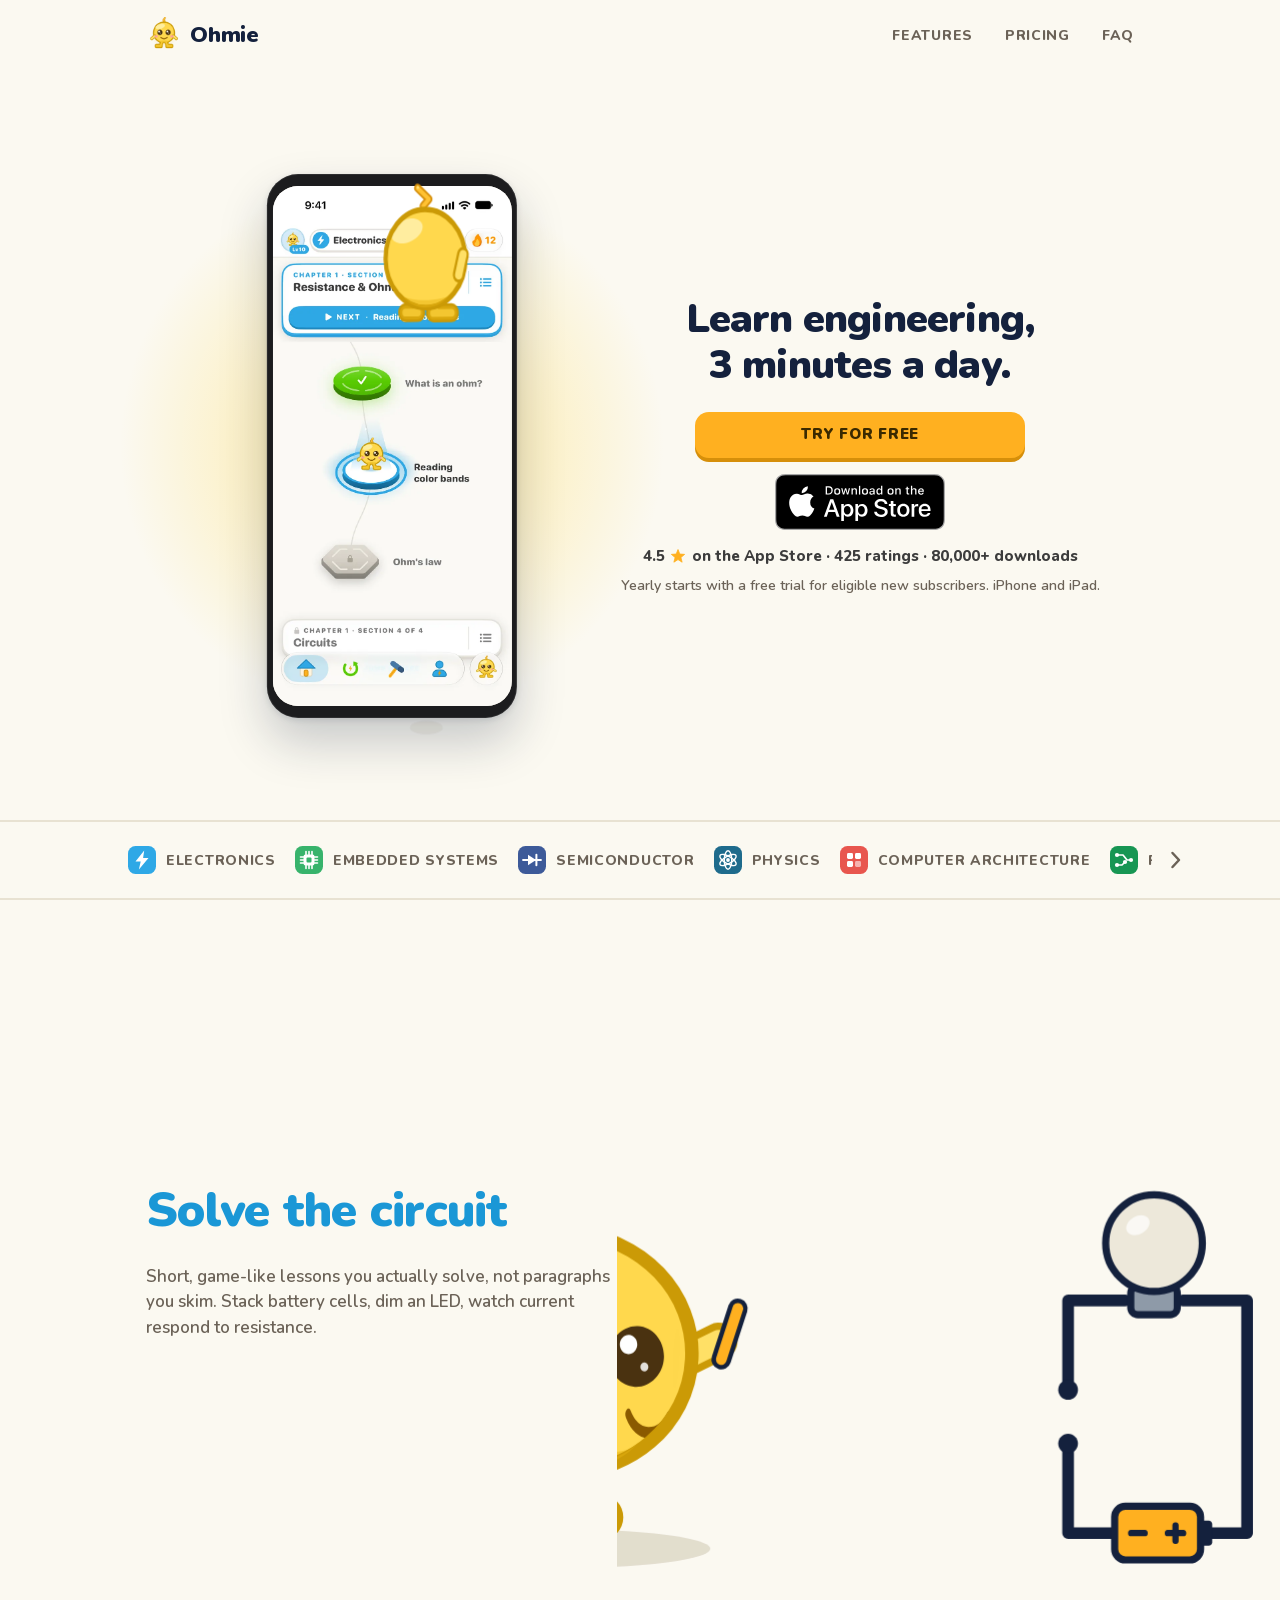
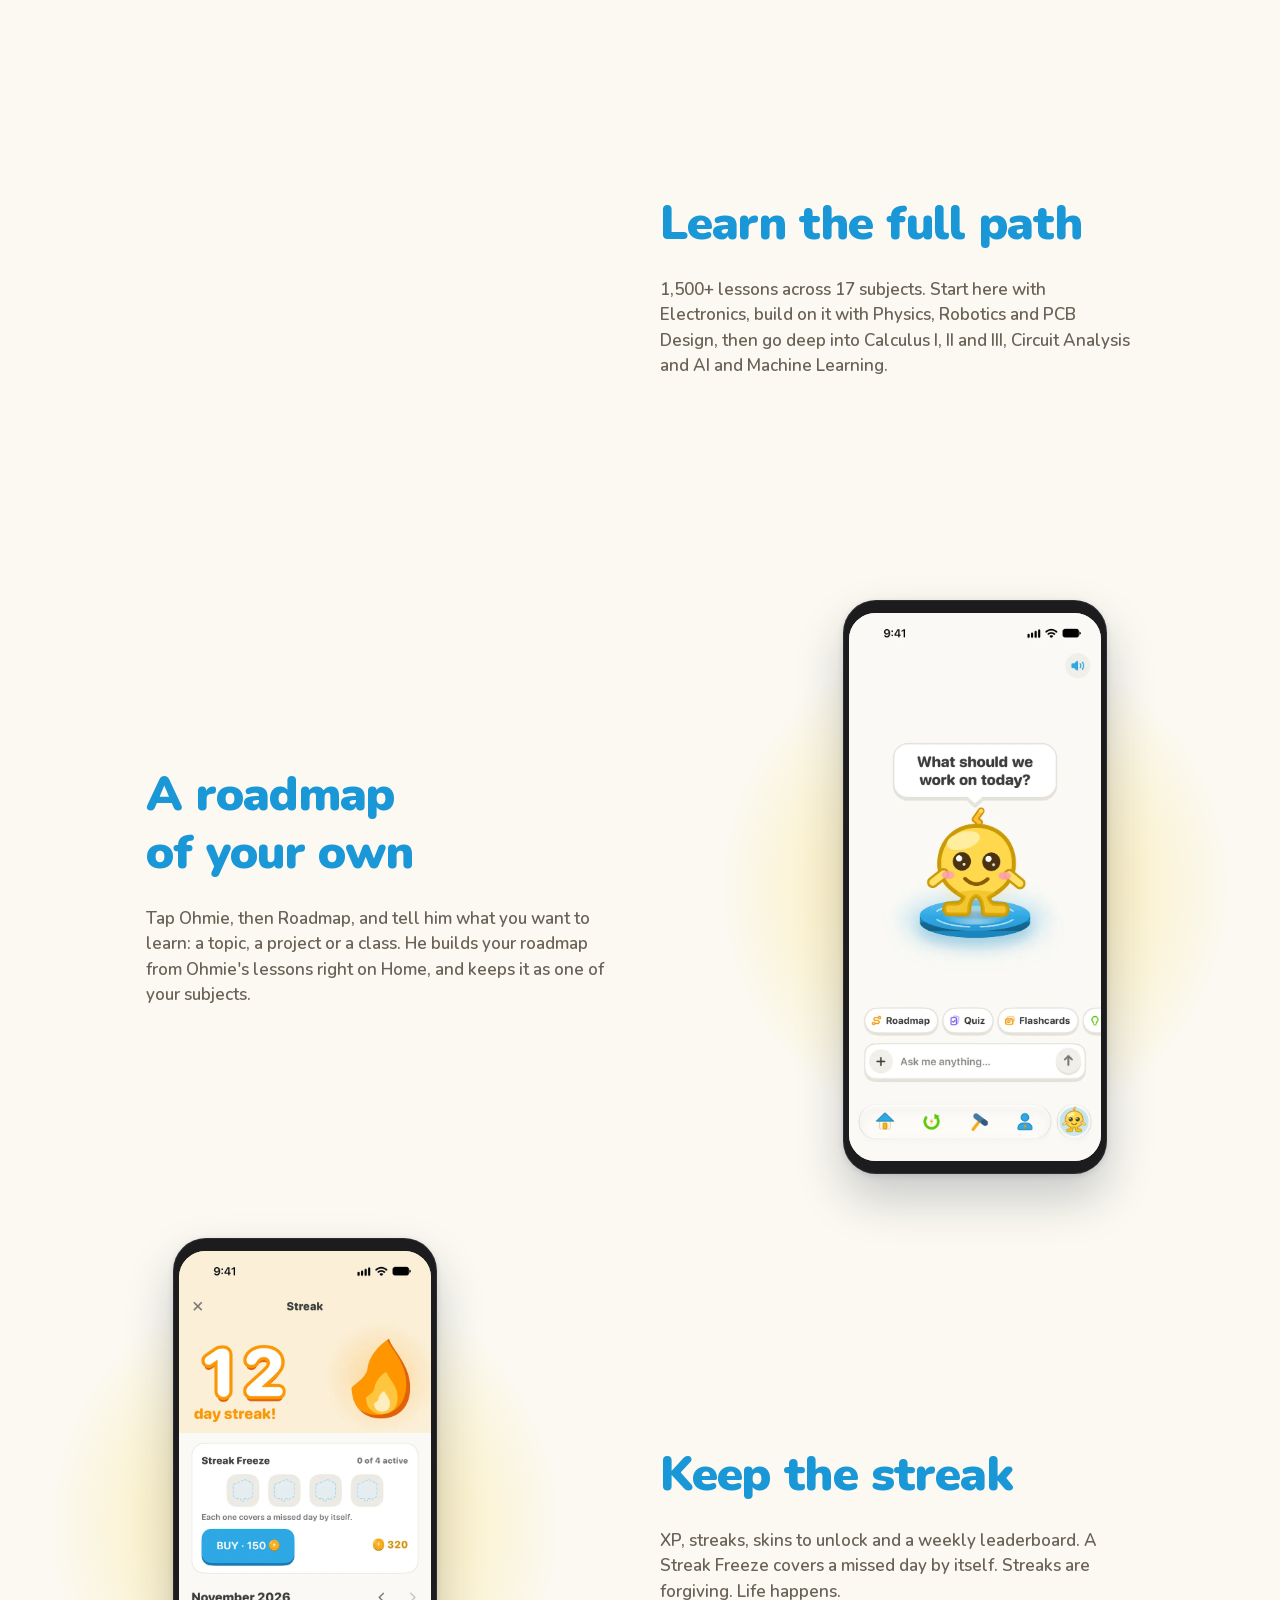
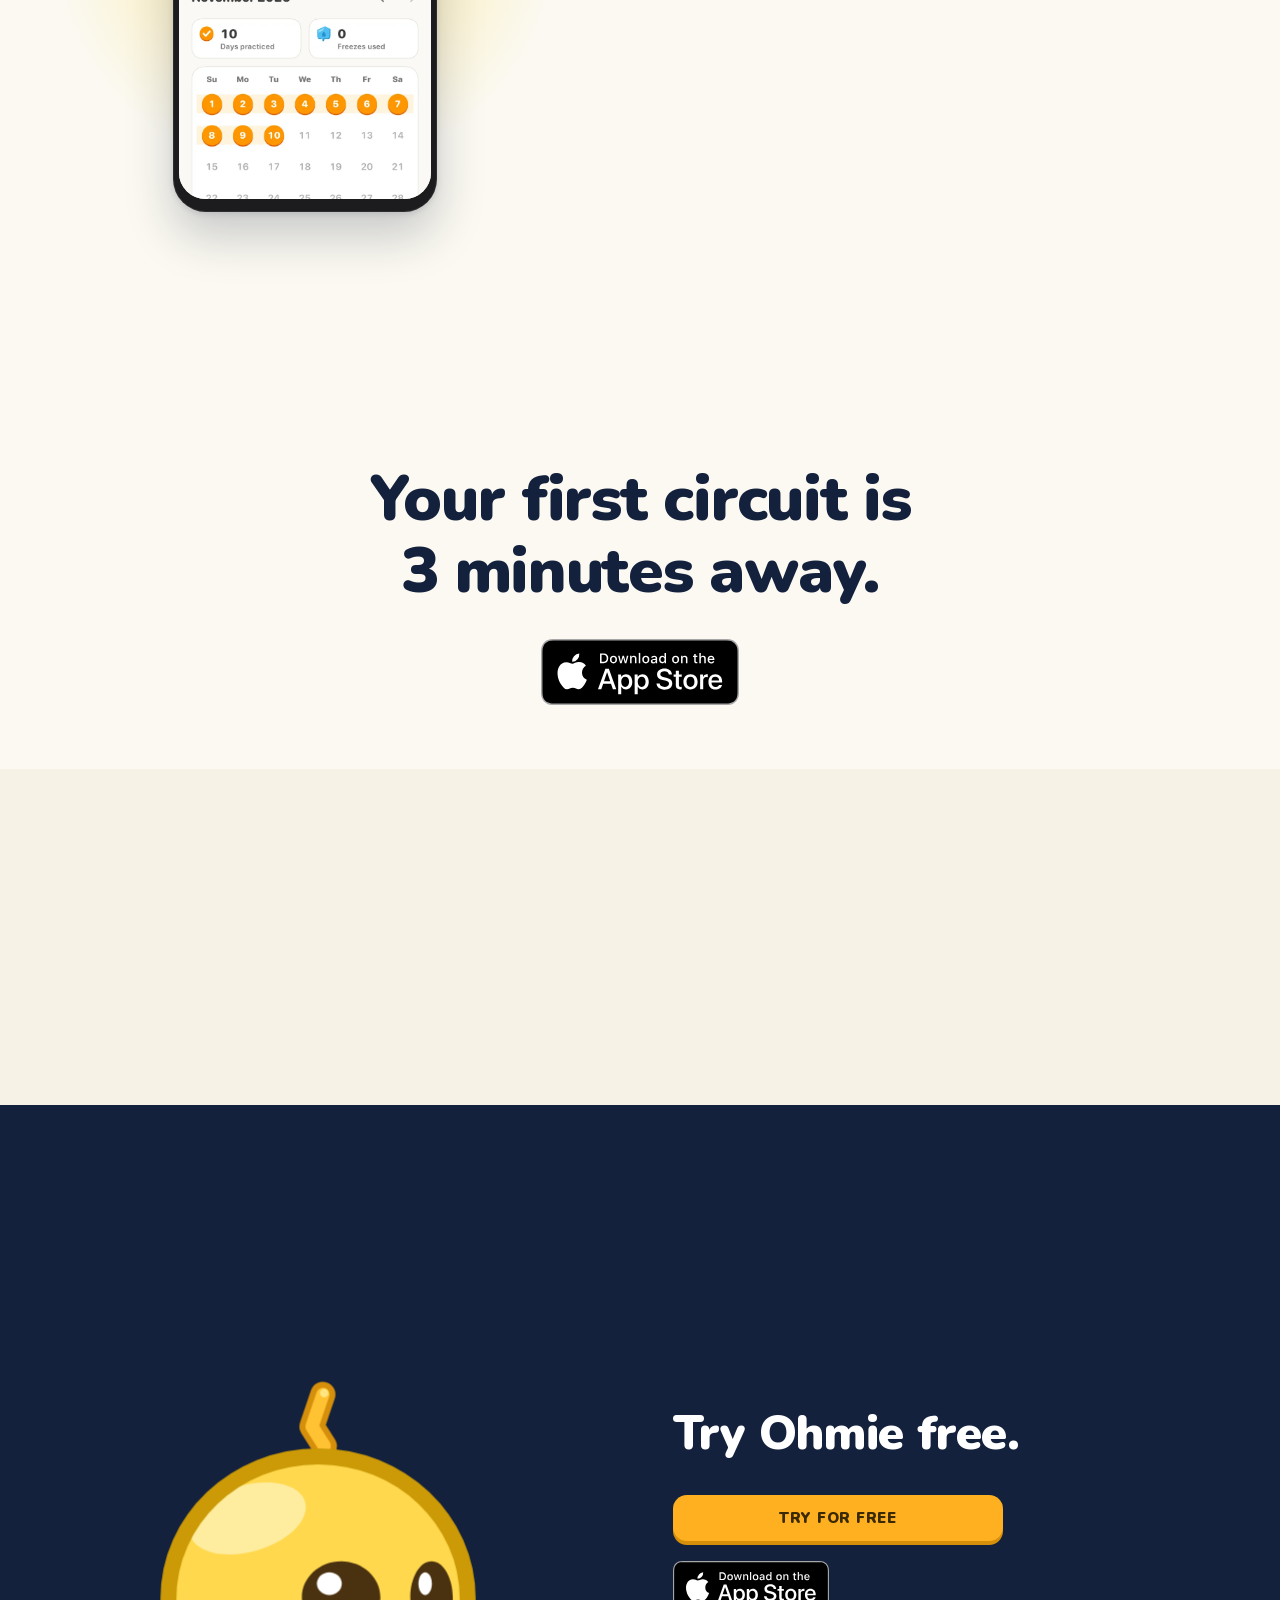
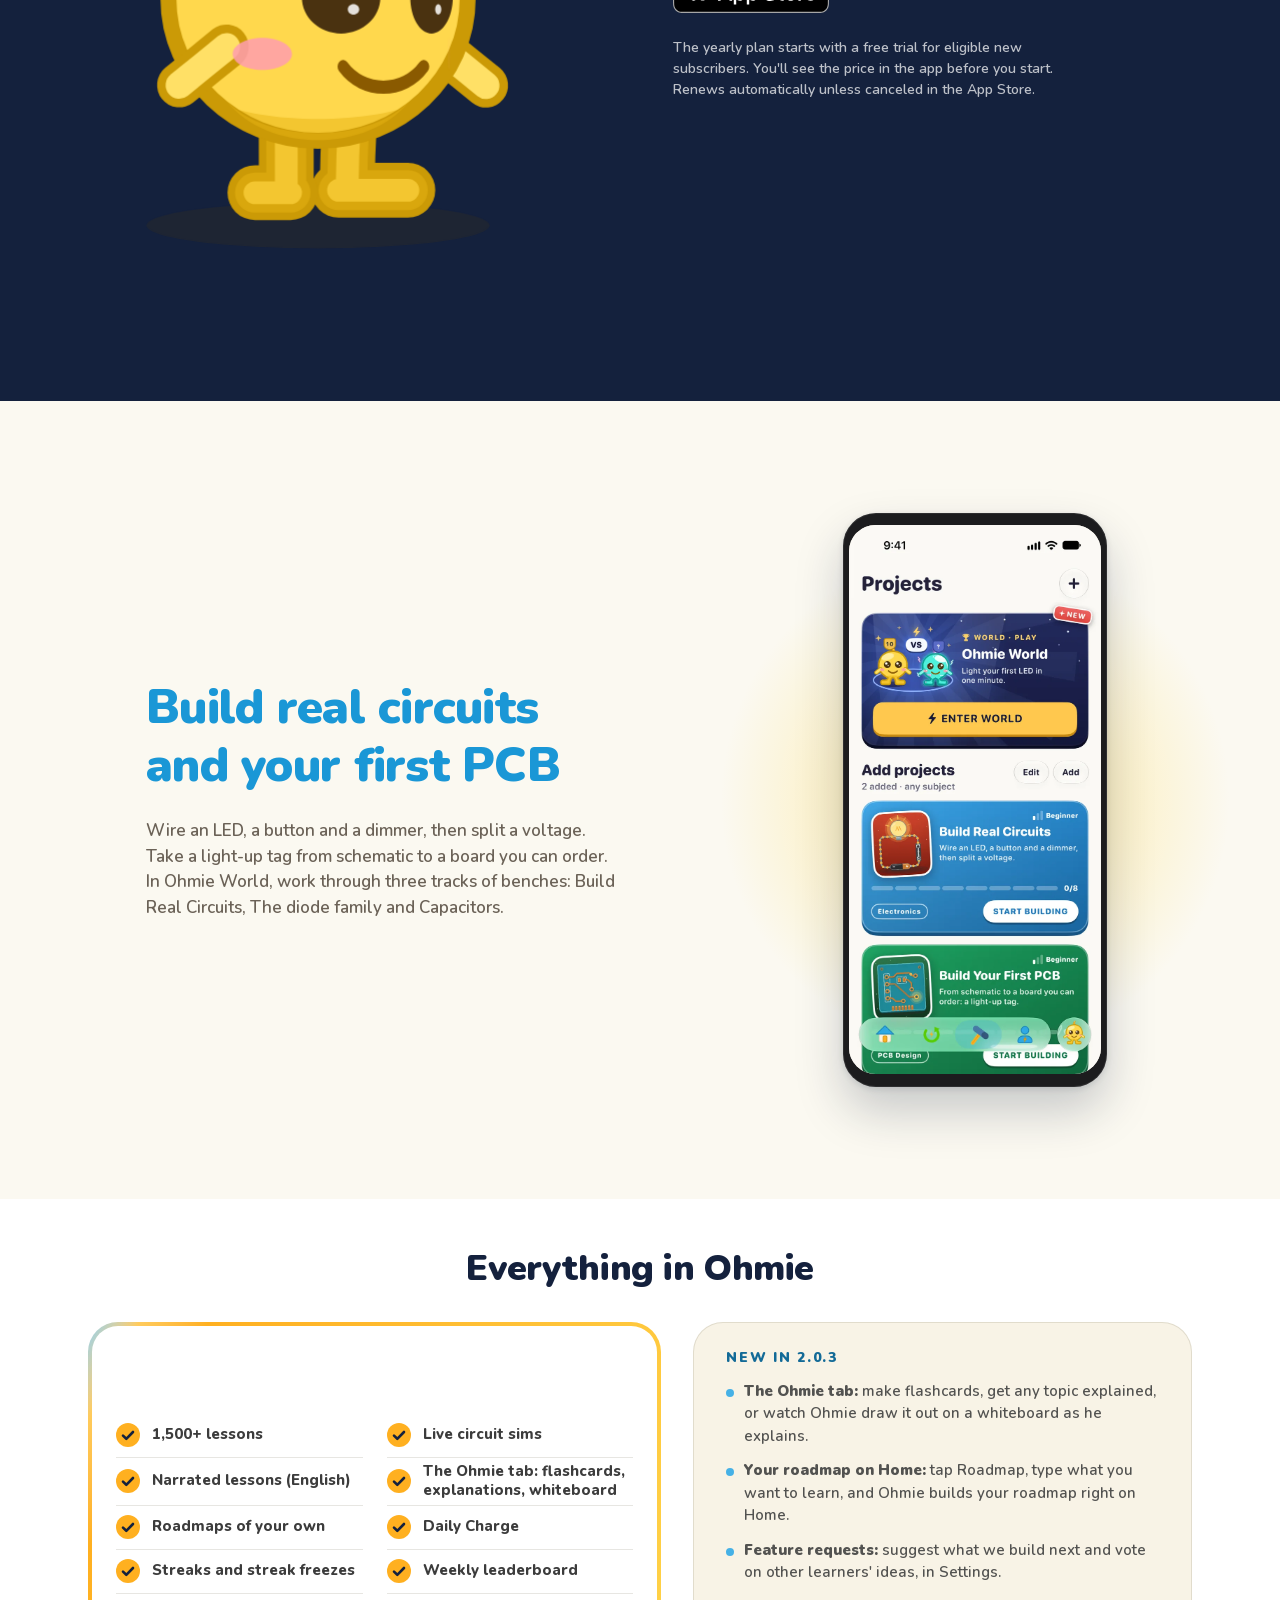
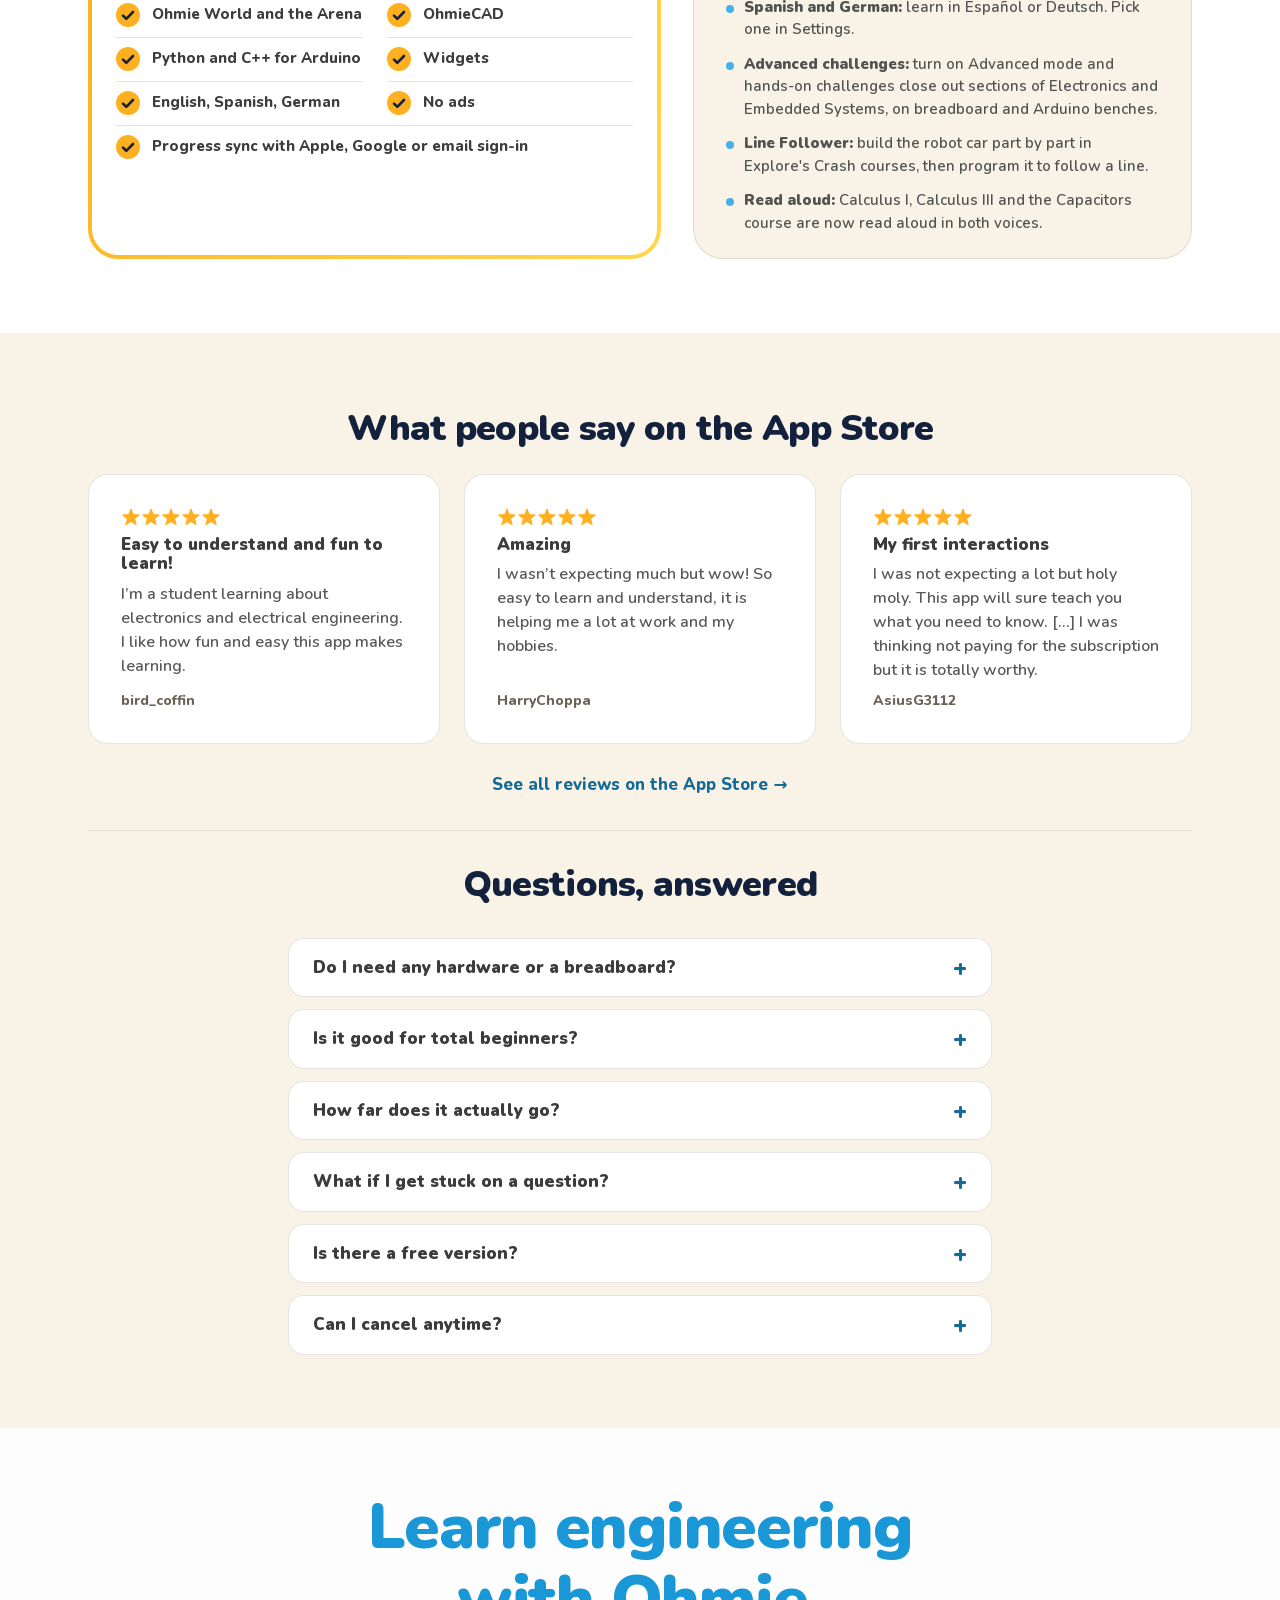
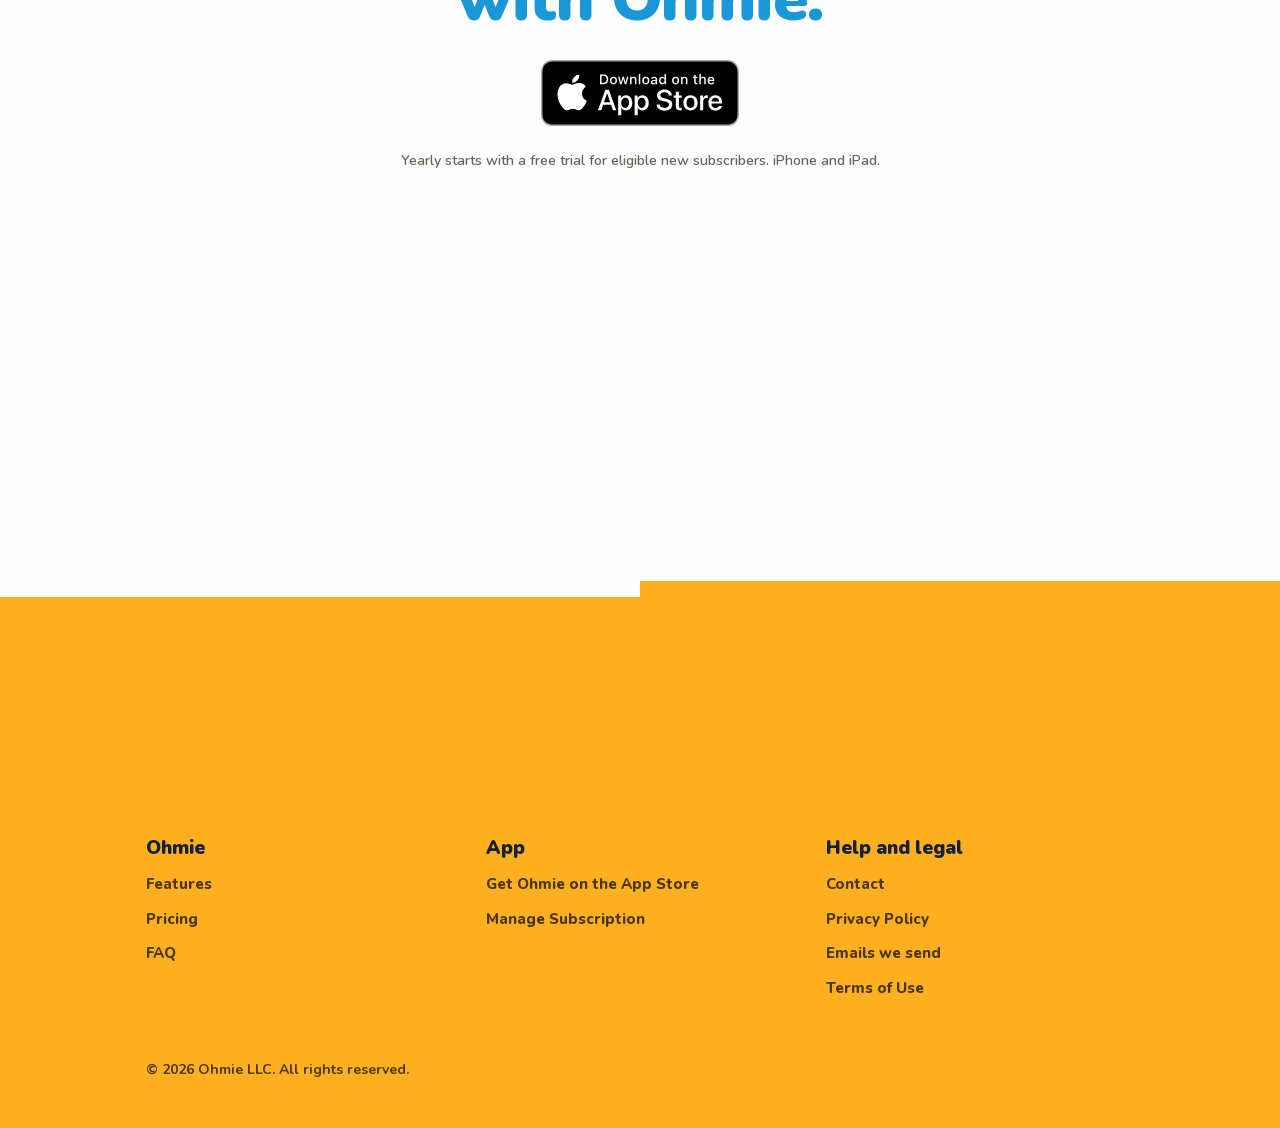
<file: index.html>
<!DOCTYPE html>
<html lang="en">
<head>
  <meta charset="UTF-8">
  <meta name="viewport" content="width=device-width, initial-scale=1.0">
  <meta name="theme-color" content="#FBF9F1">
  <script>(function (d) { d.classList.add('js'); if (window.matchMedia && !matchMedia('(prefers-reduced-motion: reduce)').matches && 'IntersectionObserver' in window) d.classList.add('scenes'); })(document.documentElement);</script>
  <title>Ohmie: Learn Engineering</title>
  <meta name="description" content="Ohmie teaches engineering the way you'd learn a language: short, game-like lessons you actually solve, from electronics to calculus and AI. Live circuit sims, real problems, 3 minutes a day.">

  <link rel="canonical" href="https://ohmie.io/">

  <!-- Open Graph -->
  <meta property="og:type" content="website">
  <meta property="og:url" content="https://ohmie.io/">
  <meta property="og:title" content="Ohmie: Learn Engineering">
  <meta property="og:description" content="Electronics, calculus and AI in 3 minutes a day. Solve real problems instead of reading paragraphs, the way you'd learn a language.">
  <meta property="og:image" content="https://ohmie.io/assets/og-card.png?v=20261118">
  <meta property="og:image:width" content="1200">
  <meta property="og:image:height" content="630">
  <meta property="og:image:alt" content="Ohmie mascot and app screenshot: Learn engineering, 3 minutes a day">
  <meta property="og:site_name" content="Ohmie">

  <!-- Twitter -->
  <meta name="twitter:card" content="summary_large_image">
  <meta name="twitter:title" content="Ohmie: Learn Engineering">
  <meta name="twitter:description" content="Learn engineering 3 minutes a day. Live circuit sims you actually touch, not videos you skim.">
  <meta name="twitter:image" content="https://ohmie.io/assets/og-card.png?v=20261118">

  <link rel="icon" type="image/png" href="assets/favicon.png?v=20261105">
  <link rel="apple-touch-icon" href="assets/apple-touch-icon.png?v=20261105">

  <!-- hero capture: the 2.0.3 home screen -->
  <link rel="preload" as="image" href="assets/cap-01-home-203-2x.webp" fetchpriority="high">

  <link rel="preload" as="font" type="font/woff2" href="assets/fonts/nunito-latin-var.woff2" crossorigin>

  <link rel="stylesheet" href="styles.css?v=20261116a">

  <!-- PostHog analytics — cookieless: memory-only persistence (no cookies or
       localStorage), no autocapture, no session recording. Pageviews, pageleaves,
       and App Store clicks only (see script.js). -->
  <script>
    !function(t,e){var o,n,p,r;e.__SV||(window.posthog=e,e._i=[],e.init=function(i,s,a){function g(t,e){var o=e.split(".");2==o.length&&(t=t[o[0]],e=o[1]),t[e]=function(){t.push([e].concat(Array.prototype.slice.call(arguments,0)))}}(p=t.createElement("script")).type="text/javascript",p.crossOrigin="anonymous",p.async=!0,p.src=s.api_host.replace(".i.posthog.com","-assets.i.posthog.com")+"/static/array.js",(r=t.getElementsByTagName("script")[0]).parentNode.insertBefore(p,r);var u=e;for(void 0!==a?u=e[a]=[]:a="posthog",u.people=u.people||[],u.toString=function(t){var e="posthog";return"posthog"!==a&&(e+="."+a),t||(e+=" (stub)"),e},u.people.toString=function(){return u.toString(1)+".people (stub)"},o="init capture register register_once register_for_session unregister unregister_for_session getFeatureFlag getFeatureFlagResult isFeatureEnabled reloadFeatureFlags updateEarlyAccessFeatureEnrollment getEarlyAccessFeatures on onFeatureFlags onSessionId getSurveys getActiveMatchingSurveys renderSurvey canRenderSurvey getNextSurveyStep identify setPersonProperties group resetGroups setPersonPropertiesForFlags resetPersonPropertiesForFlags setGroupPropertiesForFlags resetGroupPropertiesForFlags reset get_distinct_id getGroups get_session_id get_session_replay_url alias set_config startSessionRecording stopSessionRecording sessionRecordingStarted captureException loadToolbar get_property getSessionProperty createPersonProfile opt_in_capturing opt_out_capturing has_opted_in_capturing has_opted_out_capturing clear_opt_in_out_capturing debug".split(" "),n=0;n<o.length;n++)g(u,o[n]);e._i.push([i,s,a])},e.__SV=1)}(document,window.posthog||[]);
    posthog.init('phc_scJDTumdy87JuGFbck2aV9N8uEyNsDbWpJRJXtijDvo7', {
      api_host: 'https://us.i.posthog.com',
      persistence: 'memory',            // cookieless — nothing written to the visitor's device
      autocapture: false,
      capture_pageview: true,
      capture_pageleave: true,
      disable_session_recording: true,
      disable_surveys: true
    });
  </script>
</head>
<body id="top" class="home">
<!-- Shared icon art: the amber check disc (navy tick) for the feature column, one amber star, used wherever a rating shows (role="img" on each use, so amber is never text), and a tile for each of the app's seventeen subjects, drawn for this page in the subject's own colour -->
<svg style="position:absolute;width:0;height:0;overflow:hidden" aria-hidden="true" focusable="false" width="0" height="0"><defs><symbol id="chk" viewBox="0 0 24 24"><circle cx="12" cy="12" r="12" fill="#FFB020"/><path d="M7 12.6l3.3 3.2L17 9" fill="none" stroke="#14213D" stroke-width="2.6" stroke-linecap="round" stroke-linejoin="round"/></symbol><symbol id="star" viewBox="0 0 24 24"><path d="M12 2.3L14.7 9.08L21.99 9.56L16.37 14.22L18.17 21.29L12 17.4L5.83 21.29L7.63 14.22L2.01 9.56L9.3 9.08Z" fill="#FFB020" stroke="#FFB020" stroke-width="1.2" stroke-linejoin="round"/></symbol><symbol id="sub-electronics" viewBox="0 0 28 28"><rect width="28" height="28" rx="7.5" fill="#2EA8E6"/><path d="M16.2 4.5 7.5 15.4h5.2l-1.8 8.1 9.6-11.6h-5.4z" fill="#fff"/></symbol><symbol id="sub-embedded" viewBox="0 0 28 28"><rect width="28" height="28" rx="7.5" fill="#37B36B"/><rect x="8.5" y="8.5" width="11" height="11" rx="2" fill="#fff"/><rect x="11.5" y="11.5" width="5" height="5" rx="1" fill="#37B36B"/><path d="M11 5.5v3M14 5.5v3M17 5.5v3M11 19.5v3M14 19.5v3M17 19.5v3M5.5 11h3M5.5 14h3M5.5 17h3M19.5 11h3M19.5 14h3M19.5 17h3" stroke="#fff" stroke-width="1.6" stroke-linecap="round"/></symbol><symbol id="sub-semiconductor" viewBox="0 0 28 28"><rect width="28" height="28" rx="7.5" fill="#3D5A99"/><path d="M5 14h18" stroke="#fff" stroke-width="1.8" stroke-linecap="round"/><path d="M10 8.8v10.4l8-5.2z" fill="#fff"/><path d="M18.4 8.8v10.4" stroke="#fff" stroke-width="2" stroke-linecap="round"/></symbol><symbol id="sub-physics" viewBox="0 0 28 28"><rect width="28" height="28" rx="7.5" fill="#1E6B8C"/><g fill="none" stroke="#fff" stroke-width="1.4"><ellipse cx="14" cy="14" rx="9.2" ry="3.7" transform="rotate(-30 14 14)"/><ellipse cx="14" cy="14" rx="9.2" ry="3.7" transform="rotate(30 14 14)"/><ellipse cx="14" cy="14" rx="3.7" ry="9.2"/></g><circle cx="14" cy="14" r="1.9" fill="#fff"/></symbol><symbol id="sub-architecture" viewBox="0 0 28 28"><rect width="28" height="28" rx="7.5" fill="#E8564E"/><g fill="#fff"><rect x="7" y="7" width="6" height="6" rx="1.4"/><rect x="15" y="7" width="6" height="6" rx="1.4"/><rect x="7" y="15" width="6" height="6" rx="1.4"/><rect x="15" y="15" width="6" height="6" rx="1.4" opacity=".55"/></g></symbol><symbol id="sub-pcb" viewBox="0 0 28 28"><rect width="28" height="28" rx="7.5" fill="#179653"/><path d="M7 9h6l4 5h4M7 19h5l2.5-2.5" fill="none" stroke="#fff" stroke-width="1.7" stroke-linecap="round" stroke-linejoin="round"/><g fill="#fff"><circle cx="7" cy="9" r="2.1"/><circle cx="21" cy="14" r="2.1"/><circle cx="7" cy="19" r="2.1"/><circle cx="15" cy="16" r="2.1"/></g></symbol><symbol id="sub-programming" viewBox="0 0 28 28"><rect width="28" height="28" rx="7.5" fill="#3776AB"/><path d="M11 9l-5 5 5 5M17 9l5 5-5 5" fill="none" stroke="#fff" stroke-width="2" stroke-linecap="round" stroke-linejoin="round"/><path d="M15.4 7.5l-2.8 13" stroke="#fff" stroke-width="1.8" stroke-linecap="round"/></symbol><symbol id="sub-cpp" viewBox="0 0 28 28"><rect width="28" height="28" rx="7.5" fill="#5E6AD2"/><path d="M12.2 10.3a4.7 4.7 0 1 0 0 7.4" fill="none" stroke="#fff" stroke-width="2.2" stroke-linecap="round"/><path d="M14.6 14h4M16.6 12v4M19.8 14h4M21.8 12v4" stroke="#fff" stroke-width="1.6" stroke-linecap="round"/></symbol><symbol id="sub-robotics" viewBox="0 0 28 28"><rect width="28" height="28" rx="7.5" fill="#FF9600"/><rect x="7" y="10" width="14" height="10.5" rx="3" fill="#fff"/><circle cx="11.3" cy="15" r="1.7" fill="#FF9600"/><circle cx="16.7" cy="15" r="1.7" fill="#FF9600"/><path d="M14 10V6.8M5 14v3M23 14v3" stroke="#fff" stroke-width="1.8" stroke-linecap="round"/><circle cx="14" cy="6" r="1.6" fill="#fff"/></symbol><symbol id="sub-calculus" viewBox="0 0 28 28"><rect width="28" height="28" rx="7.5" fill="#7A4E9E"/><path d="M18.5 6.6c-2.4-.9-3.9.3-4.1 2.9l-.8 9c-.2 2.6-1.7 3.8-4.1 2.9" fill="none" stroke="#fff" stroke-width="2.2" stroke-linecap="round"/></symbol><symbol id="sub-calculus2" viewBox="0 0 28 28"><rect width="28" height="28" rx="7.5" fill="#0F766E"/><path d="M19 7.5H9.5l5.6 6.5-5.6 6.5H19" fill="none" stroke="#fff" stroke-width="2.2" stroke-linecap="round" stroke-linejoin="round"/></symbol><symbol id="sub-calculus3" viewBox="0 0 28 28"><rect width="28" height="28" rx="7.5" fill="#3F5E8C"/><g fill="none" stroke="#fff" stroke-width="1.8" stroke-linecap="round" stroke-linejoin="round"><path d="M14 6.2l7 4v7.6l-7 4-7-4v-7.6z"/><path d="M7 10.2l7 4 7-4M14 14.2v7.6"/></g></symbol><symbol id="sub-ai" viewBox="0 0 28 28"><rect width="28" height="28" rx="7.5" fill="#5B4BC2"/><path d="M8 8l12 3.5M8 8l12 9.5M8 14l12-2.5M8 14l12 3.5M8 20l12-8.5M8 20l12-2.5" stroke="#fff" stroke-width="1" opacity=".7"/><g fill="#fff"><circle cx="8" cy="8" r="2.2"/><circle cx="8" cy="14" r="2.2"/><circle cx="8" cy="20" r="2.2"/><circle cx="20" cy="11.5" r="2.2"/><circle cx="20" cy="17.5" r="2.2"/></g></symbol><symbol id="sub-circuits" viewBox="0 0 28 28"><rect width="28" height="28" rx="7.5" fill="#2E4A5A"/><path d="M4.5 14h4l1.4-3.6 2.8 7.2 2.8-7.2 2.8 7.2 1.4-3.6h3.8" fill="none" stroke="#fff" stroke-width="1.9" stroke-linecap="round" stroke-linejoin="round"/></symbol><symbol id="sub-analog" viewBox="0 0 28 28"><rect width="28" height="28" rx="7.5" fill="#8C3B4A"/><path d="M4.5 14c2.4-8.6 5.6-8.6 9.5 0s7.1 8.6 9.5 0" fill="none" stroke="#fff" stroke-width="2.1" stroke-linecap="round"/></symbol><symbol id="sub-power" viewBox="0 0 28 28"><rect width="28" height="28" rx="7.5" fill="#A82A2A"/><rect x="5" y="9.5" width="16" height="9" rx="2.2" fill="none" stroke="#fff" stroke-width="1.8"/><path d="M23 12.4v3.2" stroke="#fff" stroke-width="2" stroke-linecap="round"/><path d="M13.9 11.2l-2.6 3.2h2.9l-1 2.6 2.9-3.4h-2.9z" fill="#fff"/></symbol><symbol id="sub-logic" viewBox="0 0 28 28"><rect width="28" height="28" rx="7.5" fill="#5B6CC9"/><path d="M9.5 8h4.5a6 6 0 0 1 0 12H9.5z" fill="#fff"/><path d="M5 11h4.5M5 17h4.5M20 14h3.5" stroke="#fff" stroke-width="1.8" stroke-linecap="round"/></symbol><!-- lifts the reading clip's cream to the page's cream --><filter id="standin-cream" color-interpolation-filters="sRGB"><feColorMatrix type="matrix" values="1 0 0 0 0.0118  0 1 0 0 0  0 0 1 0 0.0118  0 0 0 1 0"/></filter></defs></svg>

<!-- ============ 0. HEADER: the badge joins it once the hero's own button has scrolled away ============ -->
<header class="site-header" id="siteHeader">
  <div class="header-inner">
    <a class="brand" href="#top" aria-label="Ohmie home">
      <img src="assets/ohmie-happy.webp" alt="" class="brand-mark" width="36" height="36" decoding="async">
      <span class="brand-word">Ohmie</span>
    </a>
    <nav class="site-nav" aria-label="Primary">
      <a href="#features">Features</a>
      <a href="#pricing">Pricing</a>
      <a href="#faq">FAQ</a>
    </nav>
    <div class="header-cta">
      <a class="store-badge header-cta-auto" id="headerCta" href="https://apps.apple.com/us/app/id6779694265" data-placement="header" aria-label="Download Ohmie on the App Store">
        <img src="assets/app-store-badge.svg" alt="" width="120" height="40">
      </a>
    </div>
  </div>
</header>

<main>

<!-- ============ 1. HERO: Ohmie and the phone, the headline, the two buttons. One screen. ============ -->
<section class="hero">
  <div class="hero-grid wrap">
    <div class="hero-visual">
      <div class="glow" aria-hidden="true"></div>
      <div class="phone-wrap">
        <div class="phone">
          <img src="assets/cap-01-home-203-2x.webp" alt="Home: the Electronics course, Chapter 1 Section 3 of 4, Resistance &amp; Ohm's Law, a Next button for Reading color bands, and the lesson path with Ohmie standing on the current lesson" width="720" height="1565" fetchpriority="high" decoding="async">
        </div>
        <img src="assets/ohmie-happy.webp" alt="" class="hero-mascot" id="heroMascotImg" width="150" height="145" decoding="async">
        <div class="scene scene-hero" data-artboard="Ohmie Hero" data-machine="Scene" data-start="load" data-hide="#heroMascotImg" aria-hidden="true"><canvas></canvas></div>
      </div>
    </div>

    <div class="hero-copy">
      <h1>Learn engineering, <span class="nowrap">3&nbsp;minutes a day.</span></h1>
      <div class="hero-cta" id="heroCta">
        <a class="btn btn-amber" href="https://apps.apple.com/us/app/id6779694265" data-placement="hero">Try for free</a>
        <a class="store-badge store-badge-xl" href="https://apps.apple.com/us/app/id6779694265" data-placement="hero_badge" aria-label="Download Ohmie on the App Store">
          <img src="assets/app-store-badge.svg" alt="" width="120" height="40">
        </a>
      </div>
      <p class="hero-proof"><span class="nowrap">4.5 <svg class="star" role="img" aria-label="out of 5 stars" width="16" height="16"><use href="#star"/></svg> on the App Store · 425 ratings</span><span class="hero-proof-dot"> · </span><span class="nowrap">80,000+ downloads</span></p>
      <p class="fine-print"><span data-price="yearly">Yearly starts with a free trial for eligible new subscribers.</span> <span class="nowrap">iPhone and iPad.</span></p>
    </div>
  </div>
</section>

<!-- ============ 2. SUBJECTS STRIP (wide screens): the app's seventeen subjects, in its own order ============ -->
<div class="strip">
  <div class="strip-inner">
  <ul class="strip-list" aria-label="Subjects in Ohmie">
    <li><svg class="strip-ico" aria-hidden="true" focusable="false"><use href="#sub-electronics"/></svg>Electronics</li>
    <li><svg class="strip-ico" aria-hidden="true" focusable="false"><use href="#sub-embedded"/></svg>Embedded Systems</li>
    <li><svg class="strip-ico" aria-hidden="true" focusable="false"><use href="#sub-semiconductor"/></svg>Semiconductor</li>
    <li><svg class="strip-ico" aria-hidden="true" focusable="false"><use href="#sub-physics"/></svg>Physics</li>
    <li><svg class="strip-ico" aria-hidden="true" focusable="false"><use href="#sub-architecture"/></svg>Computer Architecture</li>
    <li><svg class="strip-ico" aria-hidden="true" focusable="false"><use href="#sub-pcb"/></svg>PCB Design</li>
    <li><svg class="strip-ico" aria-hidden="true" focusable="false"><use href="#sub-programming"/></svg>Programming</li>
    <li><svg class="strip-ico" aria-hidden="true" focusable="false"><use href="#sub-cpp"/></svg>C++</li>
    <li><svg class="strip-ico" aria-hidden="true" focusable="false"><use href="#sub-robotics"/></svg>Robotics</li>
    <li><svg class="strip-ico" aria-hidden="true" focusable="false"><use href="#sub-calculus"/></svg>Calculus I</li>
    <li><svg class="strip-ico" aria-hidden="true" focusable="false"><use href="#sub-calculus2"/></svg>Calculus II</li>
    <li><svg class="strip-ico" aria-hidden="true" focusable="false"><use href="#sub-calculus3"/></svg>Calculus III</li>
    <li><svg class="strip-ico" aria-hidden="true" focusable="false"><use href="#sub-ai"/></svg>AI and Machine Learning</li>
    <li><svg class="strip-ico" aria-hidden="true" focusable="false"><use href="#sub-circuits"/></svg>Circuit Analysis</li>
    <li><svg class="strip-ico" aria-hidden="true" focusable="false"><use href="#sub-analog"/></svg>Analog Electronics</li>
    <li><svg class="strip-ico" aria-hidden="true" focusable="false"><use href="#sub-power"/></svg>Power Electronics</li>
    <li><svg class="strip-ico" aria-hidden="true" focusable="false"><use href="#sub-logic"/></svg>Digital Logic</li>
  </ul>
  </div>
</div>

<!-- The sky: a pale tint behind the rows and the walk that fades in as the walk arrives (script.js block 4). -->
<div class="sky-field">
<div class="sky" aria-hidden="true"></div>

<!-- ============ 3. ROWS: one idea each, a few words beside big art, sides alternating ============ -->
<span id="how"></span>
<section class="rows" id="features">
  <div class="wrap">
    <article class="row">
      <div class="row-copy">
        <h2>Solve the circuit</h2>
        <p>Short, game-like lessons you actually solve, not paragraphs you skim. Stack battery cells, dim an LED, watch current respond to resistance.</p>
      </div>
      <div class="row-art">
        <div class="scene scene-grow" data-artboard="Ohmie Fixes It" data-machine="Scene" data-start="view">
          <img src="assets/scene-fixes.webp" alt="Ohmie points at a simple circuit he has just fixed: a battery, a resistor and a lamp that is lit" width="1200" height="1200" loading="lazy" decoding="async">
          <canvas aria-hidden="true"></canvas>
        </div>
      </div>
    </article>

    <span id="subjects"></span><span id="curriculum"></span>
    <article class="row row-flip">
      <div class="row-copy">
        <h2>Learn the full path</h2>
        <p>1,500+ lessons across 17 subjects. Start here with Electronics, build on it with Physics, Robotics and PCB Design, then go deep into Calculus I, II and III, Circuit Analysis and AI and Machine Learning.</p>
      </div>
      <div class="row-art">
        <div class="scene scene-grow" data-artboard="Ohmie Reads Tinker" data-machine="Scene" data-start="view">
          <img src="assets/standin/reads.webp?v=2" alt="Ohmie sits on a stack of books, feet hanging under the book he is reading, a lightning bolt on its cover" width="720" height="720" loading="lazy" decoding="async">
          <!-- a clip stands in until the Rive file holds this scene -->
          <video data-standin data-loop-from="2.4" muted playsinline preload="none" disablepictureinpicture disableremoteplayback aria-hidden="true" width="720" height="720"><source src="assets/standin/reads.mp4?v=2" type="video/mp4"></video>
          <canvas aria-hidden="true"></canvas>
        </div>
      </div>
    </article>

    <article class="row">
      <div class="row-copy">
        <h2>A roadmap of your own</h2>
        <p>Tap Ohmie, then Roadmap, and tell him what you want to learn: a topic, a project or a class. He builds your roadmap from Ohmie's lessons right on Home, and keeps it as one of your subjects.</p>
      </div>
      <div class="row-art row-art-phone">
        <div class="glow" aria-hidden="true"></div>
        <div class="phone-wrap">
          <div class="phone"><img src="assets/cap-203-ohmie-tab-2x.webp" alt="The Ohmie tab: Ohmie on a glowing pad asks What should we work on today? over the buttons Roadmap, Quiz and Flashcards and a field that says Ask me anything" width="720" height="1565" loading="lazy" decoding="async"></div>
        </div>
      </div>
    </article>

    <article class="row row-flip">
      <div class="row-copy">
        <h2>Keep the streak</h2>
        <p>XP, streaks, skins to unlock and a weekly leaderboard. A Streak Freeze covers a missed day by itself. Streaks are forgiving. Life happens.</p>
      </div>
      <div class="row-art row-art-phone">
        <div class="glow" aria-hidden="true"></div>
        <div class="phone-wrap">
          <div class="phone"><img src="assets/cap-201-streak-2x.webp" alt="The Streak page: a 12 day streak, four Streak Freeze slots, and November with ten days practiced" width="720" height="1565" loading="lazy" decoding="async"></div>
        </div>
      </div>
    </article>
  </div>
</section>

<!-- ============ 4. THE WALK: a big line, the badge, and Ohmie walking as the page scrolls ============ -->
<section class="journey" id="journey">
  <div class="wrap journey-head">
    <h2>Your first circuit is 3&nbsp;minutes away.</h2>
    <a class="store-badge store-badge-xl" href="https://apps.apple.com/us/app/id6779694265" data-placement="band" aria-label="Download Ohmie on the App Store">
      <img src="assets/app-store-badge.svg" alt="" width="120" height="40">
    </a>
  </div>
  <div class="journey-scene" aria-hidden="true">
    <div class="scene scene-wide" data-artboard="Ohmie Walks" data-start="scroll" data-scrub="Scrub" data-loop="Loop">
      <img src="assets/standin/walks.webp" alt="" width="1220" height="320" loading="lazy" decoding="async">
      <!-- a clip stands in until the Rive file holds this scene -->
      <video data-standin data-scrub-end="8" muted playsinline preload="none" disablepictureinpicture disableremoteplayback width="1220" height="320"><source src="assets/standin/walks.mp4" type="video/mp4"></video>
      <canvas></canvas>
    </div>
  </div>
</section>
</div>

<!-- ============ 5. THE OFFER: a navy band, Ohmie on one side, the button on the other ============ -->
<section class="pricing" id="pricing">
  <!-- No prices and no trial length are printed on the page; spots that could hold one carry data-price as a marker. -->
  <div class="wrap plans" id="plans">
    <div class="plan-art">
      <div class="scene scene-grow" data-artboard="Ohmie Turn and Idle" data-replay="Turn" data-start="view">
        <img src="assets/scene-turn.webp" alt="Ohmie, smiling" width="1200" height="1200" loading="lazy" decoding="async">
        <canvas aria-hidden="true"></canvas>
      </div>
    </div>
    <div class="plan-copy">
      <h2 data-price="yearly">Try Ohmie free.</h2>
      <div class="plan-cta">
        <a class="btn btn-amber" id="planBtn" href="https://apps.apple.com/us/app/id6779694265" data-placement="pricing">Try for free</a>
        <a class="store-badge store-badge-lg" id="planBadge" href="https://apps.apple.com/us/app/id6779694265" data-placement="pricing" aria-label="Download Ohmie on the App Store">
          <img src="assets/app-store-badge.svg" alt="" width="120" height="40">
        </a>
      </div>
      <p class="plan-fine" data-price="yearly">The yearly plan starts with a free trial for eligible new subscribers. You'll see the price in the app before you start. Renews automatically unless canceled in the App Store.</p>
    </div>
  </div>
</section>

<!-- ============ 6. ONE MORE ROW: projects ============ -->
<section class="rows rows-after">
  <div class="wrap">
    <article class="row">
      <div class="row-copy">
        <h2>Build real circuits and your first PCB</h2>
        <p>Wire an LED, a button and a dimmer, then split a voltage. Take a light-up tag from schematic to a board you can order. In Ohmie World, work through three tracks of benches: Build Real Circuits, The diode family and Capacitors.</p>
      </div>
      <div class="row-art row-art-phone">
        <div class="glow" aria-hidden="true"></div>
        <div class="phone-wrap">
          <div class="phone"><img src="assets/cap-203-projects-2x.webp" alt="The Projects tab: Ohmie World with an Enter World button, then Build Real Circuits and Build Your First PCB" width="720" height="1565" loading="lazy" decoding="async"></div>
        </div>
      </div>
    </article>
  </div>
</section>

<!-- ============ 7. EVERYTHING IN OHMIE ============ -->
<section class="everything">
  <div class="wrap">
    <h2>Everything in Ohmie</h2>
    <div class="everything-grid">
      <div class="check-col">
        <ul class="check-list">
          <li><svg class="chk" aria-hidden="true" focusable="false"><use href="#chk"/></svg>1,500+ lessons</li>
          <li><svg class="chk" aria-hidden="true" focusable="false"><use href="#chk"/></svg>Live circuit sims</li>
          <li><svg class="chk" aria-hidden="true" focusable="false"><use href="#chk"/></svg>Narrated lessons (English)</li>
          <li><svg class="chk" aria-hidden="true" focusable="false"><use href="#chk"/></svg>The Ohmie tab: flashcards, explanations, whiteboard</li>
          <li><svg class="chk" aria-hidden="true" focusable="false"><use href="#chk"/></svg>Roadmaps of your own</li>
          <li><svg class="chk" aria-hidden="true" focusable="false"><use href="#chk"/></svg>Daily Charge</li>
          <li><svg class="chk" aria-hidden="true" focusable="false"><use href="#chk"/></svg>Streaks and streak freezes</li>
          <li><svg class="chk" aria-hidden="true" focusable="false"><use href="#chk"/></svg>Weekly leaderboard</li>
          <li><svg class="chk" aria-hidden="true" focusable="false"><use href="#chk"/></svg>Ohmie World and the Arena</li>
          <li><svg class="chk" aria-hidden="true" focusable="false"><use href="#chk"/></svg>OhmieCAD</li>
          <li><svg class="chk" aria-hidden="true" focusable="false"><use href="#chk"/></svg>Python and C++ for Arduino</li>
          <li><svg class="chk" aria-hidden="true" focusable="false"><use href="#chk"/></svg>Widgets</li>
          <li><svg class="chk" aria-hidden="true" focusable="false"><use href="#chk"/></svg>English, Spanish, German</li>
          <li><svg class="chk" aria-hidden="true" focusable="false"><use href="#chk"/></svg>No ads</li>
          <li><svg class="chk" aria-hidden="true" focusable="false"><use href="#chk"/></svg>Progress sync with Apple, Google or email sign-in</li>
        </ul>
      </div>
      <div class="new-col">
        <p class="eyebrow">New in 2.0.3</p>
        <!-- phones: the notes sit behind this details (script.js closes it under 60rem); wider screens hide the summary and keep it open; JS off = open everywhere -->
        <details class="new-details" open>
          <summary>What's new in 2.0.3</summary>
          <ul class="new-list">
            <li><strong>The Ohmie tab:</strong> make flashcards, get any topic explained, or watch Ohmie draw it out on a whiteboard as he explains.</li>
            <li><strong>Your roadmap on Home:</strong> tap Roadmap, type what you want to learn, and Ohmie builds your roadmap right on Home.</li>
            <li><strong>Feature requests:</strong> suggest what we build next and vote on other learners' ideas, in Settings.</li>
            <li><strong>Spanish and German:</strong> learn in Español or Deutsch. Pick one in Settings.</li>
            <li><strong>Advanced challenges:</strong> turn on Advanced mode and hands-on challenges close out sections of Electronics and Embedded Systems, on breadboard and Arduino benches.</li>
            <li><strong>Line Follower:</strong> build the robot car part by part in Explore's Crash courses, then program it to follow a line.</li>
            <li><strong>Read aloud:</strong> Calculus I, Calculus III and the Capacitors course are now read aloud in both voices.</li>
          </ul>
        </details>
      </div>
    </div>
  </div>
</section>

<!-- ============ 8. REVIEWS + FAQ ============ -->
<section class="reviews">
  <div class="wrap">
    <h2>What people say on the App Store</h2>
    <div class="review-track">
      <article class="review">
        <svg class="stars" role="img" aria-label="5 out of 5 stars" viewBox="0 0 120 24" width="100" height="20"><use href="#star" width="24" height="24"/><use href="#star" x="24" width="24" height="24"/><use href="#star" x="48" width="24" height="24"/><use href="#star" x="72" width="24" height="24"/><use href="#star" x="96" width="24" height="24"/></svg>
        <h3>Easy to understand and fun to learn!</h3>
        <p>I’m a student learning about electronics and electrical engineering. I like how fun and easy this app makes learning.</p>
        <cite>bird_coffin</cite>
      </article>
      <article class="review">
        <svg class="stars" role="img" aria-label="5 out of 5 stars" viewBox="0 0 120 24" width="100" height="20"><use href="#star" width="24" height="24"/><use href="#star" x="24" width="24" height="24"/><use href="#star" x="48" width="24" height="24"/><use href="#star" x="72" width="24" height="24"/><use href="#star" x="96" width="24" height="24"/></svg>
        <h3>Amazing</h3>
        <p>I wasn’t expecting much but wow! So easy to learn and understand, it is helping me a lot at work and my hobbies.</p>
        <cite>HarryChoppa</cite>
      </article>
      <article class="review">
        <svg class="stars" role="img" aria-label="5 out of 5 stars" viewBox="0 0 120 24" width="100" height="20"><use href="#star" width="24" height="24"/><use href="#star" x="24" width="24" height="24"/><use href="#star" x="48" width="24" height="24"/><use href="#star" x="72" width="24" height="24"/><use href="#star" x="96" width="24" height="24"/></svg>
        <h3>My first interactions</h3>
        <p>I was not expecting a lot but holy moly. This app will sure teach you what you need to know. [...] I was thinking not paying for the subscription but it is totally worthy.</p>
        <cite>AsiusG3112</cite>
      </article>
    </div>
    <p class="reviews-foot"><a class="text-link" href="https://apps.apple.com/us/app/id6779694265" data-placement="reviews">See all reviews on the App Store →</a></p>
  </div>

  <span id="why"></span>
  <div class="wrap faq" id="faq">
    <h2>Questions, answered</h2>
    <div class="faq-list">
      <details class="faq-item">
        <summary>Do I need any hardware or a breadboard?</summary>
        <p>No. Every circuit is simulated and playable right in the app, and the builds are real enough to copy onto your desk.</p>
      </details>
      <details class="faq-item">
        <summary>Is it good for total beginners?</summary>
        <p>Yes. Start here with Electronics: lesson one is Switch it on, and it builds up one short lesson at a time.</p>
      </details>
      <details class="faq-item">
        <summary>How far does it actually go?</summary>
        <p>Seventeen subjects. Start here with Electronics and Embedded Systems. Build on it with Semiconductor, Physics, Computer Architecture, PCB Design, Robotics and Digital Logic. Go deep with Calculus I, Calculus II, Calculus III, AI and Machine Learning, Circuit Analysis, Analog Electronics and Power Electronics. Programming teaches Python, and C++ is a subject of its own. It's the same short, hands-on lesson rhythm the whole way, and the ideas just get bigger.</p>
      </details>
      <details class="faq-item">
        <summary>What if I get stuck on a question?</summary>
        <p>Ask Ohmie. Every question has a built-in explanation, plus a nudge if you need one, and signed-in subscribers can ask Ohmie follow-up questions right there on the question.</p>
      </details>
      <details class="faq-item">
        <summary>Is there a free version?</summary>
        <p>Ohmie is free to download, and the lessons need an Ohmie Pro subscription, billed monthly or yearly. The yearly plan starts with a free trial for eligible new subscribers, and you'll see the price in the app before you start. There are no ads.</p>
      </details>
      <details class="faq-item">
        <summary>Can I cancel anytime?</summary>
        <p>Yes. Cancel any time in your Apple Account settings, at least 24 hours before the end of the current period, and it won't renew. Refunds are handled by Apple at reportaproblem.apple.com.</p>
      </details>
    </div>
  </div>
</section>

<!-- ============ 9. THE ENDING: the headline, the badge, and Ohmie, who peeks up, jumps out of the wave, stays a while, and sinks back, over and over ============ -->
<section class="final" id="final">
  <div class="wrap final-head">
    <h2>Learn engineering with Ohmie.</h2>
    <a class="store-badge store-badge-xl" href="https://apps.apple.com/us/app/id6779694265" data-placement="final_cta" aria-label="Download Ohmie on the App Store">
      <img src="assets/app-store-badge.svg" alt="" width="120" height="40">
    </a>
    <p class="fine-print"><span data-price="yearly">Yearly starts with a free trial for eligible new subscribers.</span> <span class="nowrap">iPhone and iPad.</span></p>
  </div>
  <div class="final-scene" aria-hidden="true">
    <div class="scene scene-ending" data-artboard="Ohmie Peeks" data-replay="Jump" data-loop="Loop" data-start="view">
      <img src="assets/standin/ending.webp?v=3" alt="" width="720" height="576" loading="lazy" decoding="async">
      <!-- a clip stands in until the Rive file holds this scene -->
      <video data-standin loop muted playsinline preload="none" disablepictureinpicture disableremoteplayback width="720" height="576"><source src="assets/standin/ending.mp4?v=3" type="video/mp4"></video>
      <canvas></canvas>
    </div>
  </div>
</section>

</main>

<!-- ============ FOOTER: the wave's own amber, so the ending runs straight into it ============ -->
<footer class="site-footer">
  <div class="footer-grid">
    <div class="footer-col">
      <h3>Ohmie</h3>
      <a href="#features">Features</a>
      <a href="#pricing">Pricing</a>
      <a href="#faq">FAQ</a>
    </div>
    <div class="footer-col">
      <h3>App</h3>
      <a href="https://apps.apple.com/us/app/id6779694265" data-placement="footer">Get Ohmie on the App Store</a>
      <a href="https://apps.apple.com/account/subscriptions" data-placement="footer_manage_subscription">Manage Subscription</a>
    </div>
    <div class="footer-col">
      <h3>Help and legal</h3>
      <a href="mailto:support@ohmie.io">Contact</a>
      <a href="privacy.html">Privacy Policy</a>
      <a href="emails.html">Emails we send</a>
      <a href="https://www.apple.com/legal/internet-services/itunes/dev/stdeula/">Terms of Use</a>
    </div>
  </div>
  <p class="footer-copyright">© 2026 Ohmie LLC. All rights reserved.</p>
</footer>

<script src="script.js?v=20261111d" defer onerror="document.documentElement.classList.remove('js','scenes')"></script>
</body>
</html>
</file>
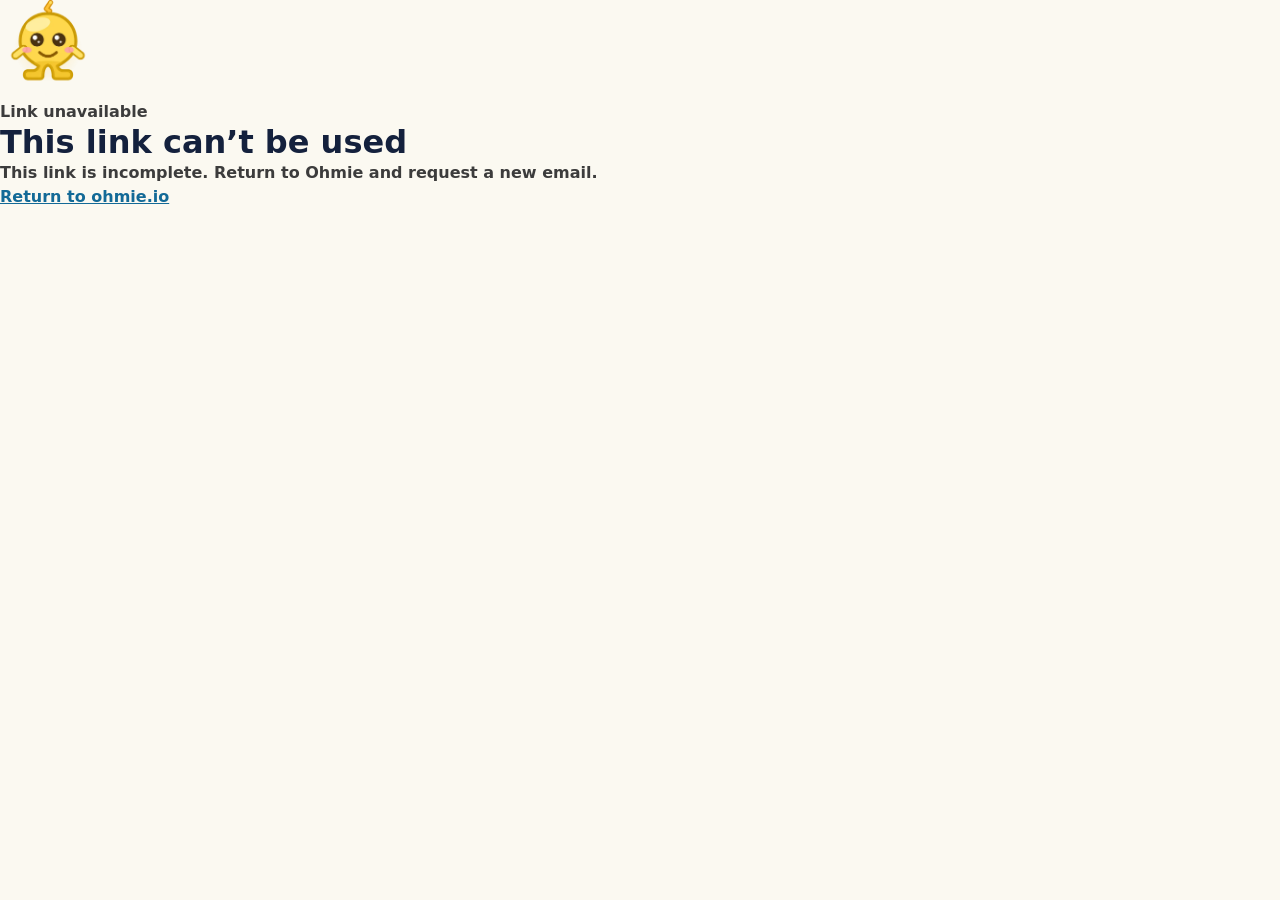
<file: auth/email/index.html>
<!DOCTYPE html>
<html lang="en">
<head>
  <meta charset="UTF-8">
  <meta name="viewport" content="width=device-width, initial-scale=1.0">
  <meta name="robots" content="noindex, nofollow">
  <meta name="referrer" content="no-referrer">
  <meta http-equiv="Content-Security-Policy" content="default-src 'none'; img-src 'self'; style-src 'self'; script-src 'self'; base-uri 'none'; form-action 'none'">
  <title>Open Ohmie to confirm your email</title>
  <link rel="icon" type="image/png" href="/assets/favicon.png">
  <link rel="stylesheet" href="/styles.css">
</head>
<body>
  <main class="auth-callback" data-ohmie-auth-callback="email">
    <img src="/assets/ohmie-happy.webp" alt="Ohmie mascot" width="96" height="96">
    <p class="auth-callback-kicker" data-callback-kicker>Checking link</p>
    <h1 data-callback-title>Checking your confirmation link…</h1>
    <p data-callback-message role="status" aria-live="polite">Please wait while Ohmie checks this link.</p>
    <a class="auth-callback-button" data-open-ohmie aria-disabled="true" hidden>Open Ohmie</a>
    <p class="auth-callback-help" data-callback-help hidden>For automatic sign-in, continue on the same iPhone or iPad where you created the account. If you opened the email elsewhere, your address may still be confirmed; return to the original device and sign in. You can also <a href="https://apps.apple.com/us/app/ohmie-learn-electronics/id6779694265">get Ohmie from the App Store</a>.</p>
    <a class="auth-callback-home" href="/">Return to ohmie.io</a>
  </main>
  <script src="/auth-callback.js" defer></script>
</body>
</html>
</file>
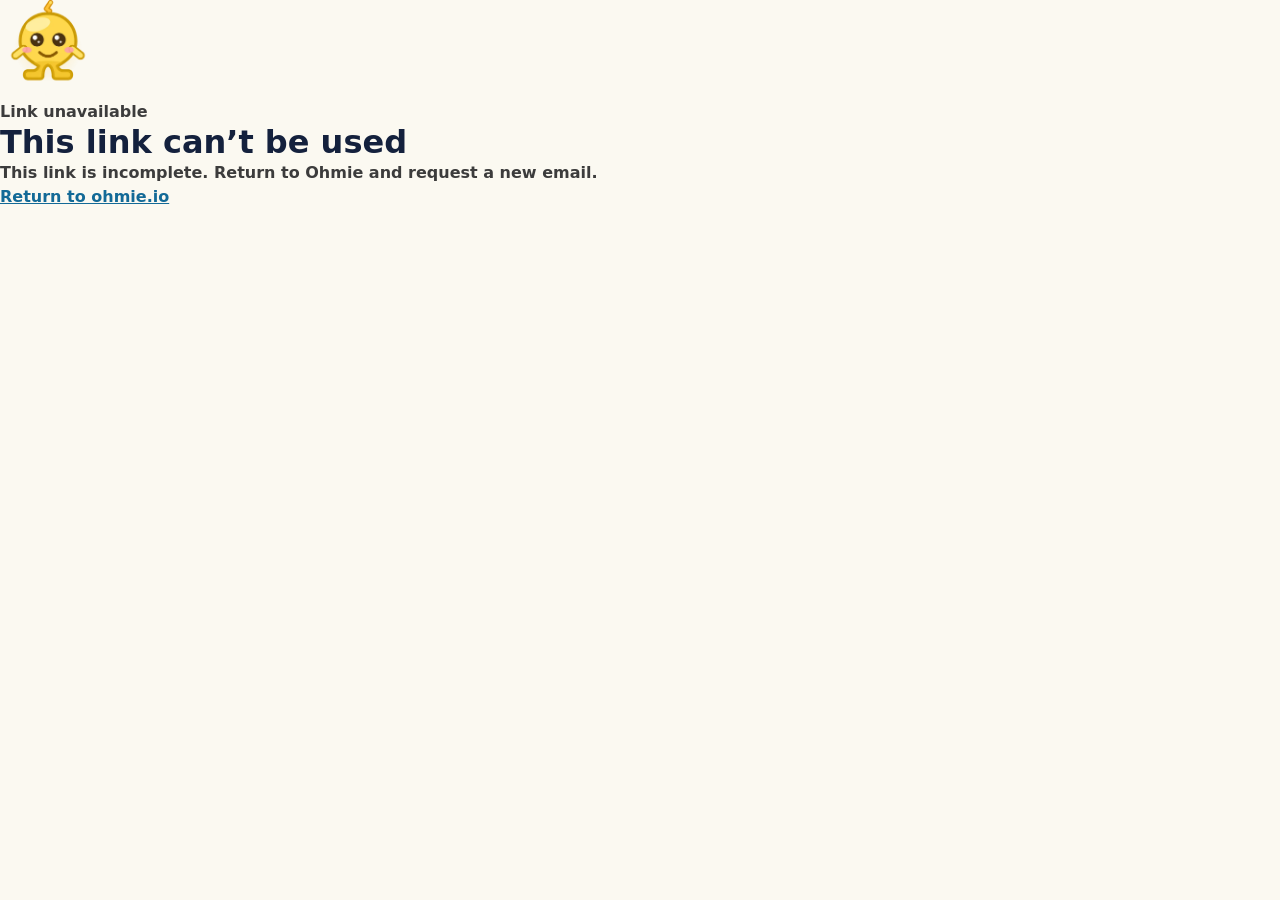
<file: auth/reset/index.html>
<!DOCTYPE html>
<html lang="en">
<head>
  <meta charset="UTF-8">
  <meta name="viewport" content="width=device-width, initial-scale=1.0">
  <meta name="robots" content="noindex, nofollow">
  <meta name="referrer" content="no-referrer">
  <meta http-equiv="Content-Security-Policy" content="default-src 'none'; img-src 'self'; style-src 'self'; script-src 'self'; base-uri 'none'; form-action 'none'">
  <title>Open Ohmie to reset your password</title>
  <link rel="icon" type="image/png" href="/assets/favicon.png">
  <link rel="stylesheet" href="/styles.css">
</head>
<body>
  <main class="auth-callback" data-ohmie-auth-callback="reset">
    <img src="/assets/ohmie-happy.webp" alt="Ohmie mascot" width="96" height="96">
    <p class="auth-callback-kicker" data-callback-kicker>Checking link</p>
    <h1 data-callback-title>Checking your reset link…</h1>
    <p data-callback-message role="status" aria-live="polite">Please wait while Ohmie checks this link.</p>
    <a class="auth-callback-button" data-open-ohmie aria-disabled="true" hidden>Open Ohmie</a>
    <p class="auth-callback-help" data-callback-help hidden>Continue on the same iPhone or iPad where you requested the password reset. On a different device, return to Ohmie there and request a new reset link. You can also <a href="https://apps.apple.com/us/app/ohmie-learn-electronics/id6779694265">get Ohmie from the App Store</a>.</p>
    <a class="auth-callback-home" href="/">Return to ohmie.io</a>
  </main>
  <script src="/auth-callback.js" defer></script>
</body>
</html>
</file>
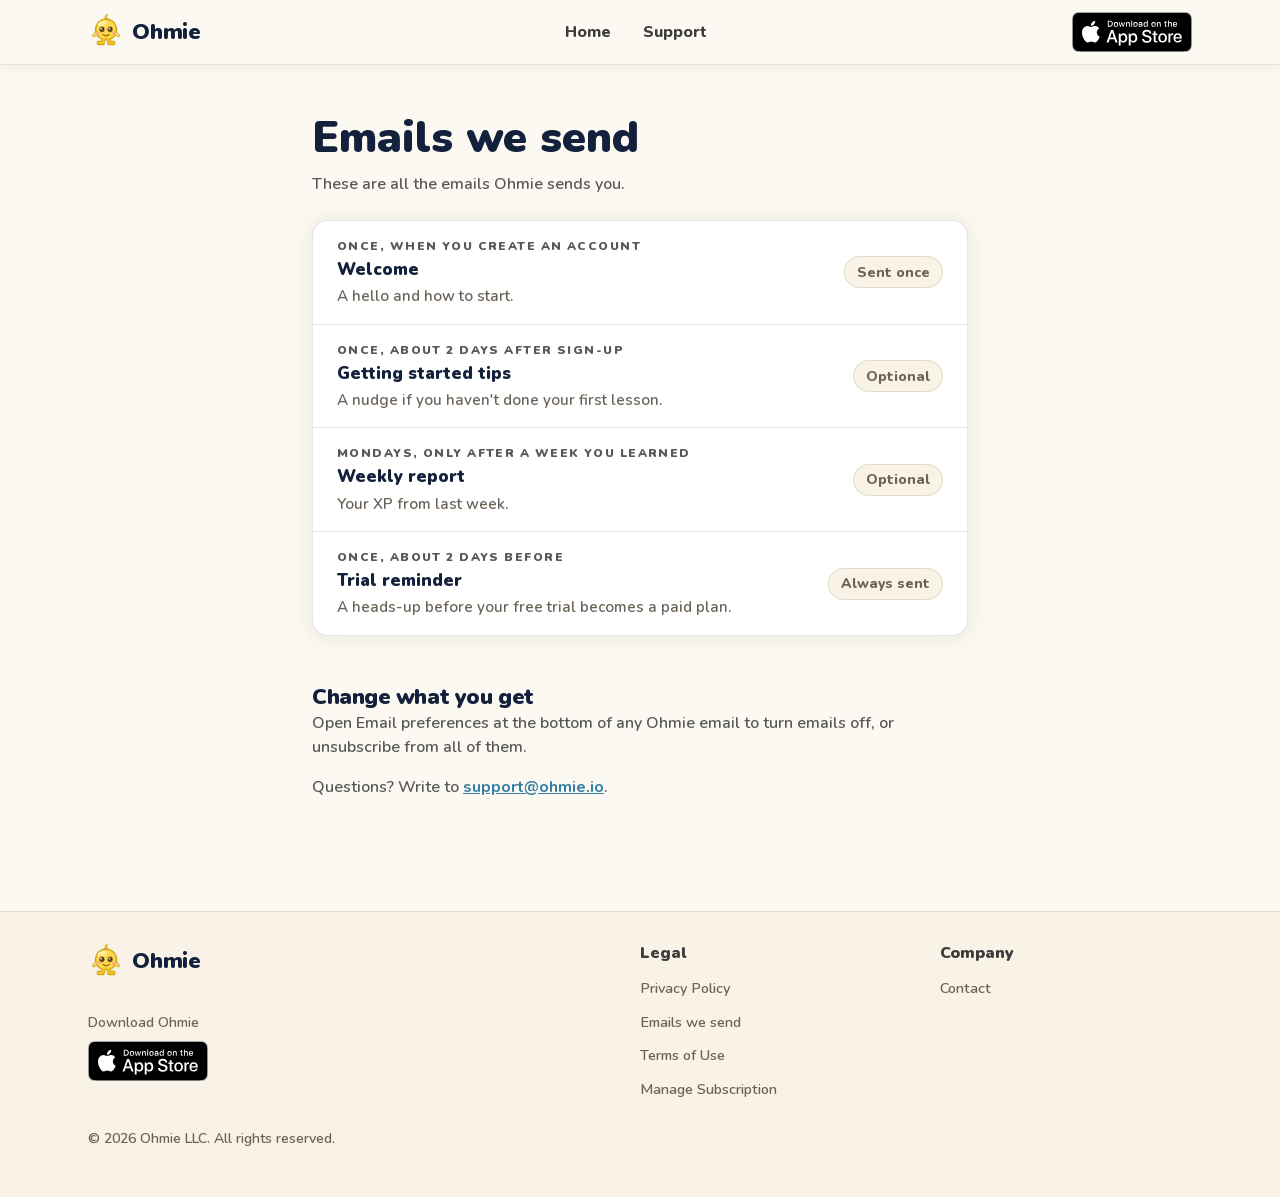
<file: emails.html>
<!DOCTYPE html>
<html lang="en">
<head>
  <meta charset="UTF-8">
  <meta name="viewport" content="width=device-width, initial-scale=1.0">
  <meta name="theme-color" content="#FBF9F1">
  <title>Emails we send | Ohmie</title>
  <meta name="description" content="The emails Ohmie sends, what each one says, when it arrives, and how to turn them off.">
  <meta name="robots" content="index, follow">
  <link rel="canonical" href="https://ohmie.io/emails">

  <!-- Open Graph -->
  <meta property="og:type" content="website">
  <meta property="og:url" content="https://ohmie.io/emails">
  <meta property="og:title" content="Emails we send | Ohmie">
  <meta property="og:description" content="The emails Ohmie sends, what each one says, when it arrives, and how to turn them off.">
  <meta property="og:image" content="https://ohmie.io/assets/og-card.png">
  <meta property="og:image:width" content="1200">
  <meta property="og:image:height" content="630">
  <meta property="og:image:alt" content="Ohmie mascot and app screenshot: Learn real electronics — 3 minutes a day">
  <meta property="og:site_name" content="Ohmie">

  <!-- Twitter -->
  <meta name="twitter:card" content="summary_large_image">
  <meta name="twitter:title" content="Emails we send | Ohmie">
  <meta name="twitter:description" content="The emails Ohmie sends, what each one says, when it arrives, and how to turn them off.">
  <meta name="twitter:image" content="https://ohmie.io/assets/og-card.png">

  <link rel="icon" type="image/png" href="assets/favicon.png?v=20261002">
  <link rel="apple-touch-icon" href="assets/apple-touch-icon.png?v=20261002">
  <link rel="preload" as="font" type="font/woff2" href="assets/fonts/nunito-latin-var.woff2" crossorigin>
  <link rel="stylesheet" href="styles.css?v=20261116a">

  <!-- PostHog analytics — cookieless: memory-only persistence (no cookies or
       localStorage), no autocapture, no session recording. Pageviews, pageleaves,
       and App Store clicks only (see script.js). -->
  <script>
    !function(t,e){var o,n,p,r;e.__SV||(window.posthog=e,e._i=[],e.init=function(i,s,a){function g(t,e){var o=e.split(".");2==o.length&&(t=t[o[0]],e=o[1]),t[e]=function(){t.push([e].concat(Array.prototype.slice.call(arguments,0)))}}(p=t.createElement("script")).type="text/javascript",p.crossOrigin="anonymous",p.async=!0,p.src=s.api_host.replace(".i.posthog.com","-assets.i.posthog.com")+"/static/array.js",(r=t.getElementsByTagName("script")[0]).parentNode.insertBefore(p,r);var u=e;for(void 0!==a?u=e[a]=[]:a="posthog",u.people=u.people||[],u.toString=function(t){var e="posthog";return"posthog"!==a&&(e+="."+a),t||(e+=" (stub)"),e},u.people.toString=function(){return u.toString(1)+".people (stub)"},o="init capture register register_once register_for_session unregister unregister_for_session getFeatureFlag getFeatureFlagResult isFeatureEnabled reloadFeatureFlags updateEarlyAccessFeatureEnrollment getEarlyAccessFeatures on onFeatureFlags onSessionId getSurveys getActiveMatchingSurveys renderSurvey canRenderSurvey getNextSurveyStep identify setPersonProperties group resetGroups setPersonPropertiesForFlags resetPersonPropertiesForFlags setGroupPropertiesForFlags resetGroupPropertiesForFlags reset get_distinct_id getGroups get_session_id get_session_replay_url alias set_config startSessionRecording stopSessionRecording sessionRecordingStarted captureException loadToolbar get_property getSessionProperty createPersonProfile opt_in_capturing opt_out_capturing has_opted_in_capturing has_opted_out_capturing clear_opt_in_out_capturing debug".split(" "),n=0;n<o.length;n++)g(u,o[n]);e._i.push([i,s,a])},e.__SV=1)}(document,window.posthog||[]);
    posthog.init('phc_scJDTumdy87JuGFbck2aV9N8uEyNsDbWpJRJXtijDvo7', {
      api_host: 'https://us.i.posthog.com',
      persistence: 'memory',            // cookieless — nothing written to the visitor's device
      autocapture: false,
      capture_pageview: true,
      capture_pageleave: true,
      disable_session_recording: true,
      disable_surveys: true
    });
  </script>
</head>
<body>

  <header class="site-header">
    <div class="header-inner">
      <a class="brand" href="index.html" aria-label="Ohmie home">
        <img src="assets/ohmie-happy.webp" alt="" class="brand-mark" width="36" height="36" decoding="async">
        <span class="brand-word">Ohmie</span>
      </a>
      <nav class="site-nav" aria-label="Primary">
        <a href="index.html">Home</a>
        <a href="mailto:support@ohmie.io">Support</a>
      </nav>
      <div class="header-cta">
        <a class="store-badge" href="https://apps.apple.com/us/app/ohmie-learn-electronics/id6779694265" data-placement="header" aria-label="Download Ohmie on the App Store">
          <img src="assets/app-store-badge.svg" alt="" width="120" height="40">
        </a>
      </div>
    </div>
  </header>

  <main class="legal-page">
    <h1>Emails we send</h1>
    <p>These are all the emails Ohmie sends you.</p>

    <div class="prefs-card">
      <div class="prefs-row"><div><p class="eyebrow">Once, when you create an account</p><div class="prefs-name">Welcome</div><p class="prefs-line">A hello and how to start.</p></div><span class="prefs-fixed">Sent once</span></div>
      <div class="prefs-row"><div><p class="eyebrow">Once, about 2 days after sign-up</p><div class="prefs-name">Getting started tips</div><p class="prefs-line">A nudge if you haven't done your first lesson.</p></div><span class="prefs-fixed">Optional</span></div>
      <div class="prefs-row"><div><p class="eyebrow">Mondays, only after a week you learned</p><div class="prefs-name">Weekly report</div><p class="prefs-line">Your XP from last week.</p></div><span class="prefs-fixed">Optional</span></div>
      <div class="prefs-row"><div><p class="eyebrow">Once, about 2 days before</p><div class="prefs-name">Trial reminder</div><p class="prefs-line">A heads-up before your free trial becomes a paid plan.</p></div><span class="prefs-fixed">Always sent</span></div>
    </div>

    <h2>Change what you get</h2>
    <p>Open Email preferences at the bottom of any Ohmie email to turn emails off, or unsubscribe from all of them.</p>
    <p>Questions? Write to <a href="mailto:support@ohmie.io">support@ohmie.io</a>.</p>
  </main>

  <footer class="site-footer">
    <div class="footer-grid">
      <div class="footer-brand">
        <a class="brand" href="index.html">
          <img src="assets/ohmie-happy.webp" alt="" class="brand-mark" width="36" height="36" loading="lazy" decoding="async">
          <span class="brand-word">Ohmie</span>
        </a>
        <p class="footer-label">Download Ohmie</p>
        <a class="store-badge" href="https://apps.apple.com/us/app/ohmie-learn-electronics/id6779694265" data-placement="footer" aria-label="Download Ohmie on the App Store">
          <img src="assets/app-store-badge.svg" alt="" width="120" height="40">
        </a>
      </div>
      <div class="footer-col">
        <h3>Legal</h3>
        <a href="privacy.html">Privacy Policy</a>
        <a href="emails.html">Emails we send</a>
        <a href="https://www.apple.com/legal/internet-services/itunes/dev/stdeula/">Terms of Use</a>
        <a href="https://apps.apple.com/account/subscriptions" data-placement="footer_manage_subscription">Manage Subscription</a>
      </div>
      <div class="footer-col">
        <h3>Company</h3>
        <a href="mailto:support@ohmie.io">Contact</a>
      </div>
    </div>
    <p class="footer-copyright">© 2026 Ohmie LLC. All rights reserved.</p>
  </footer>

  <script src="script.js?v=20261018c" defer></script>
</body>
</html>
</file>
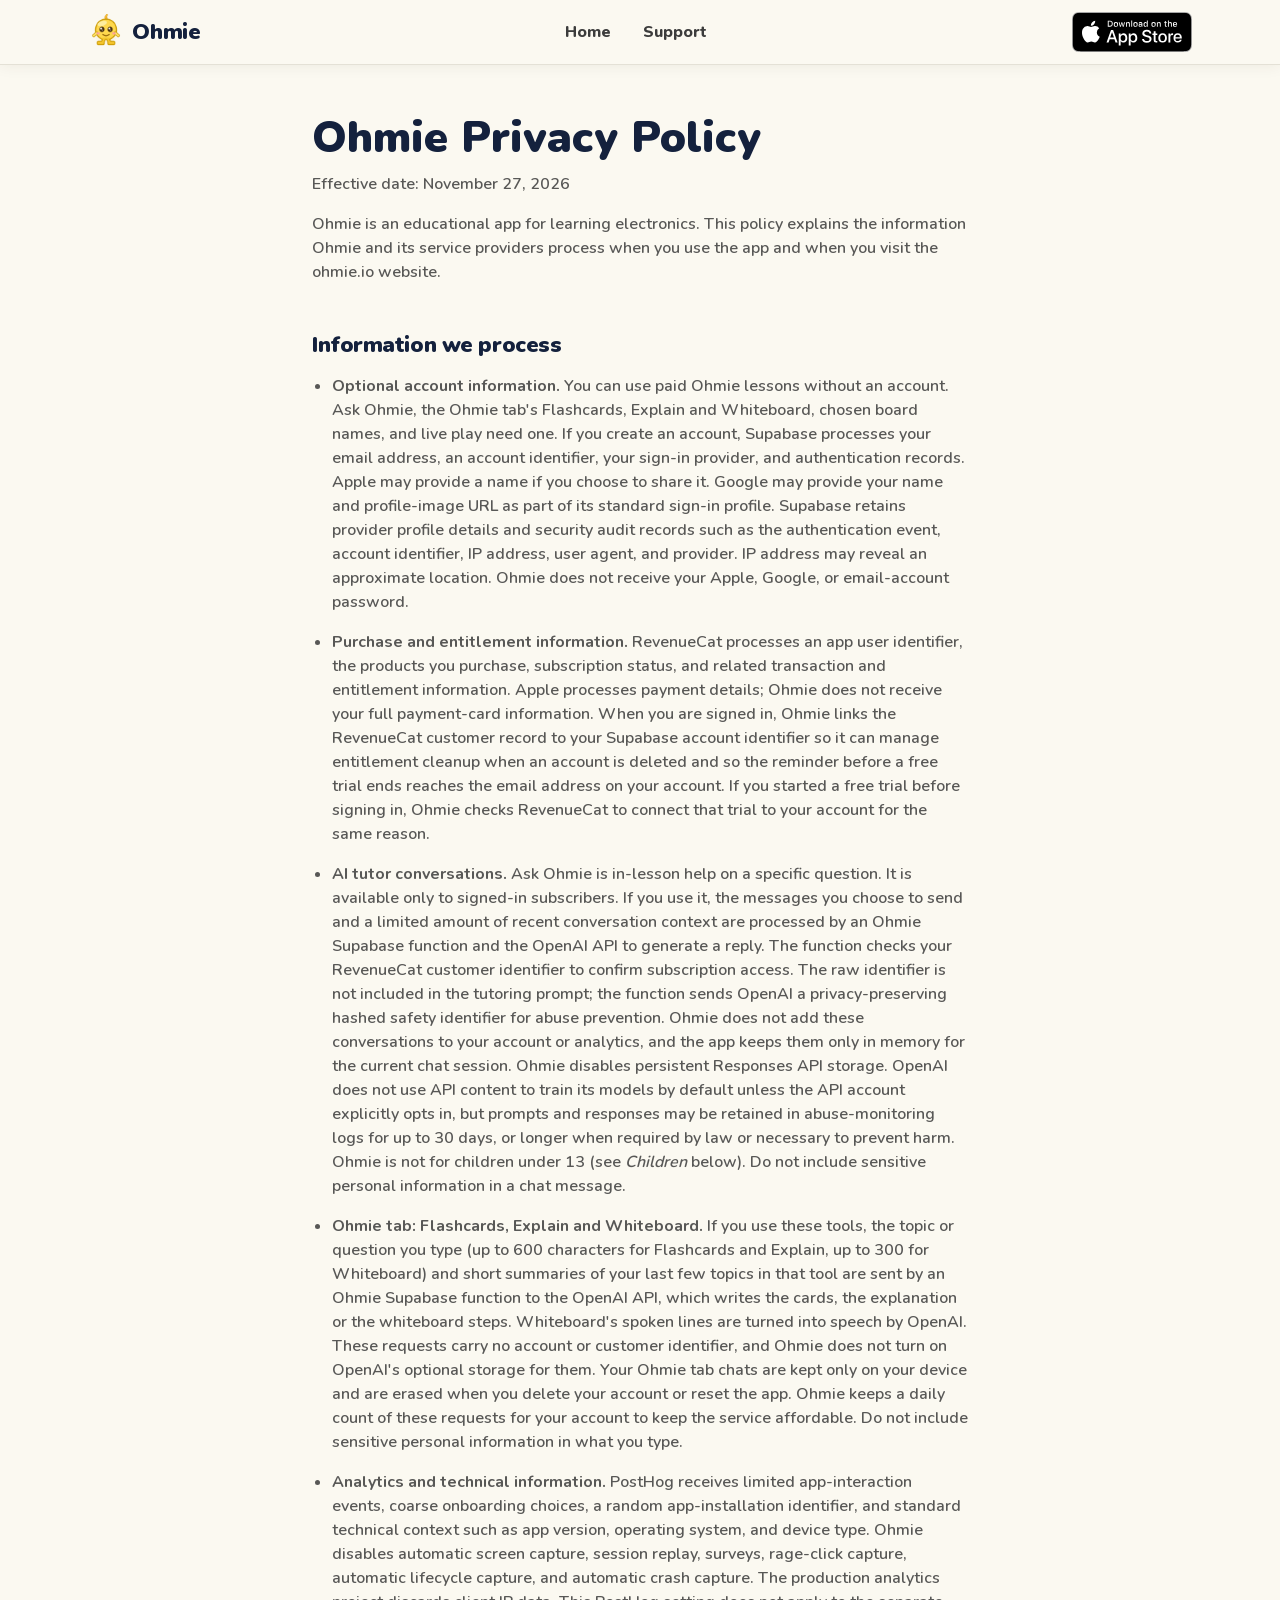
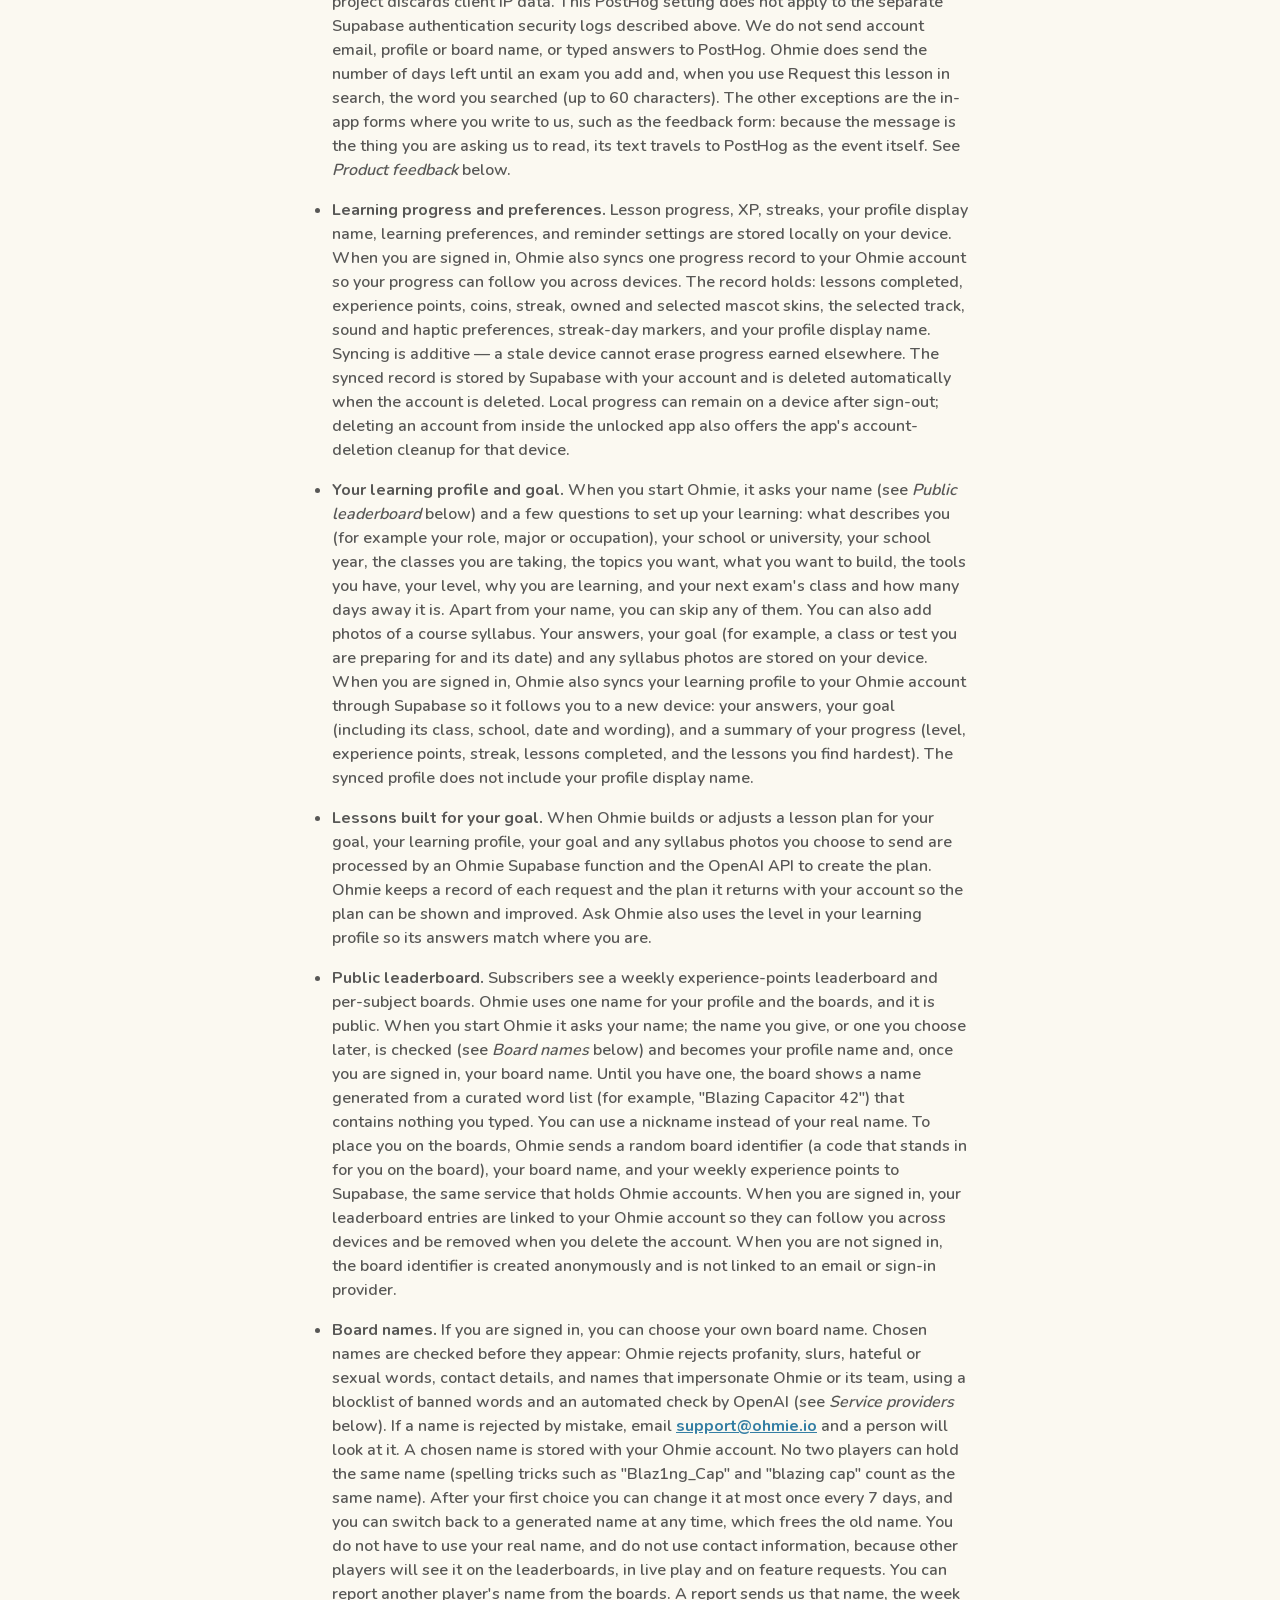
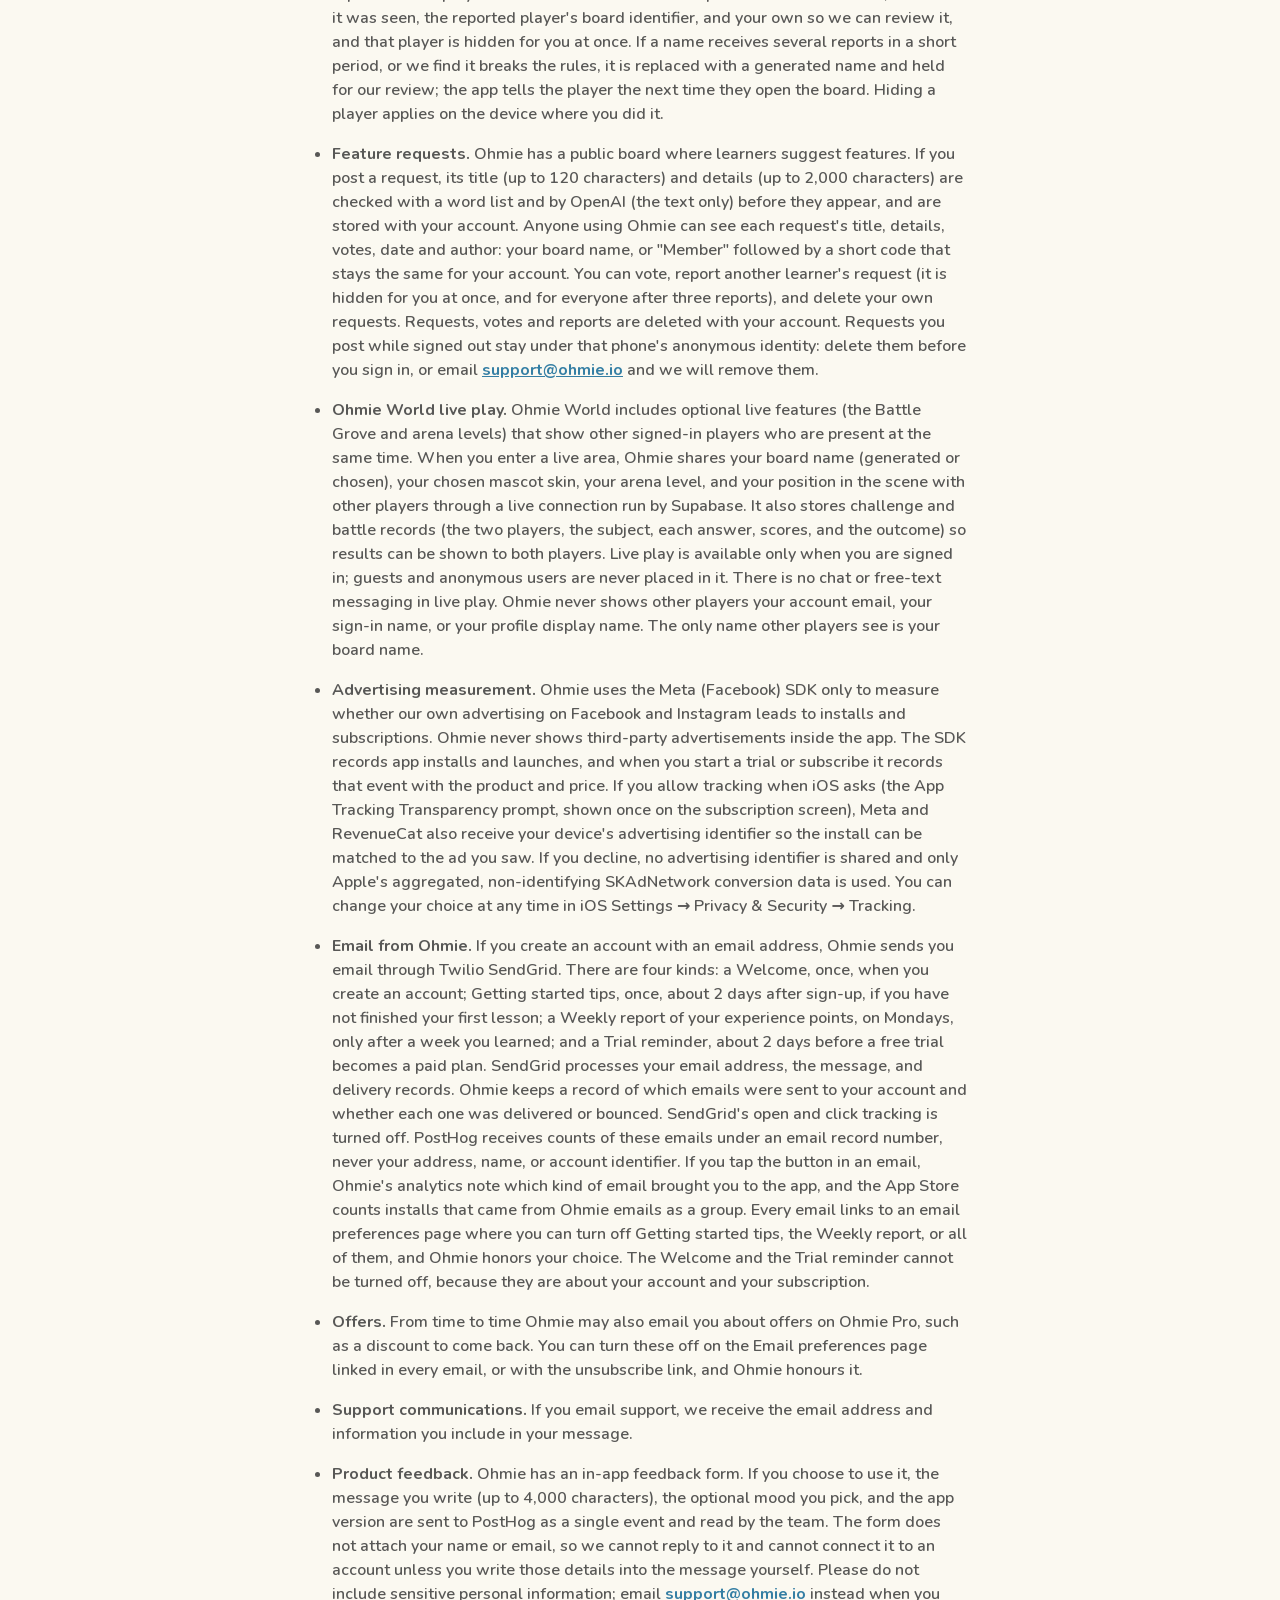
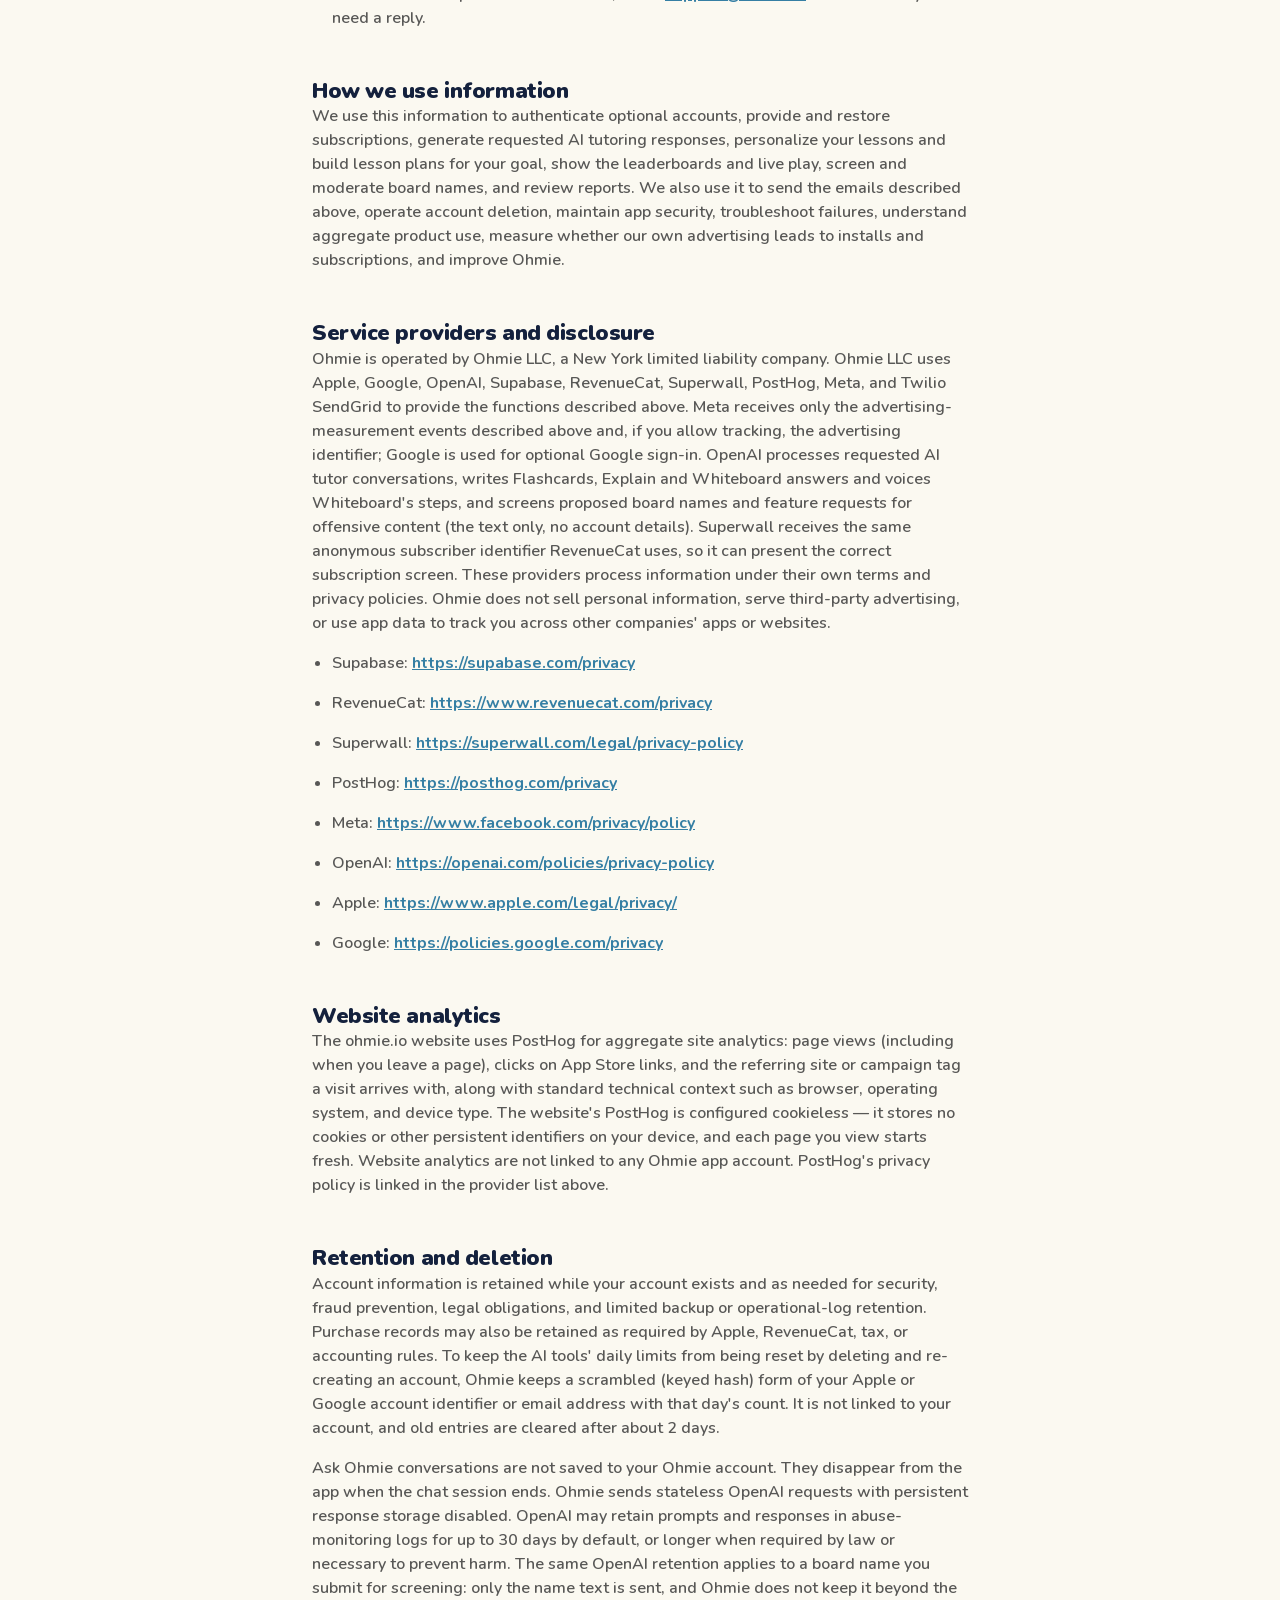
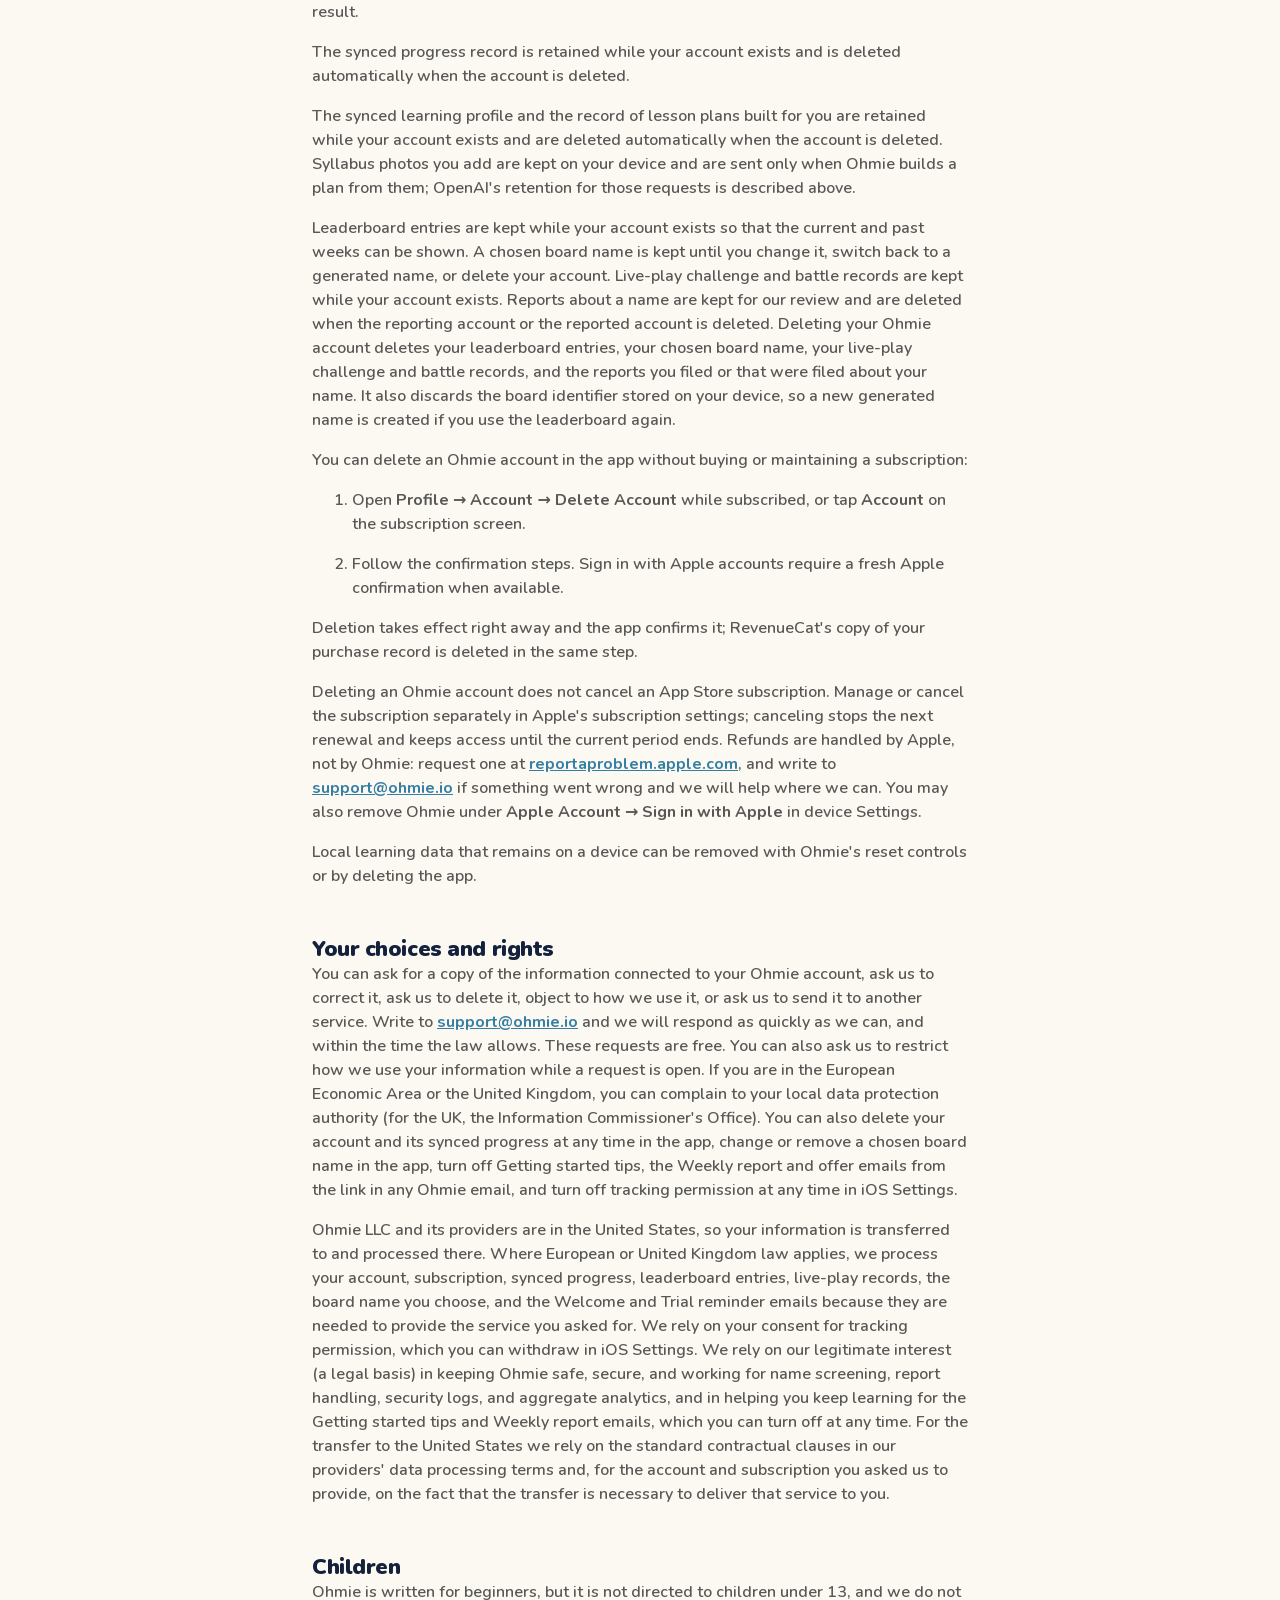
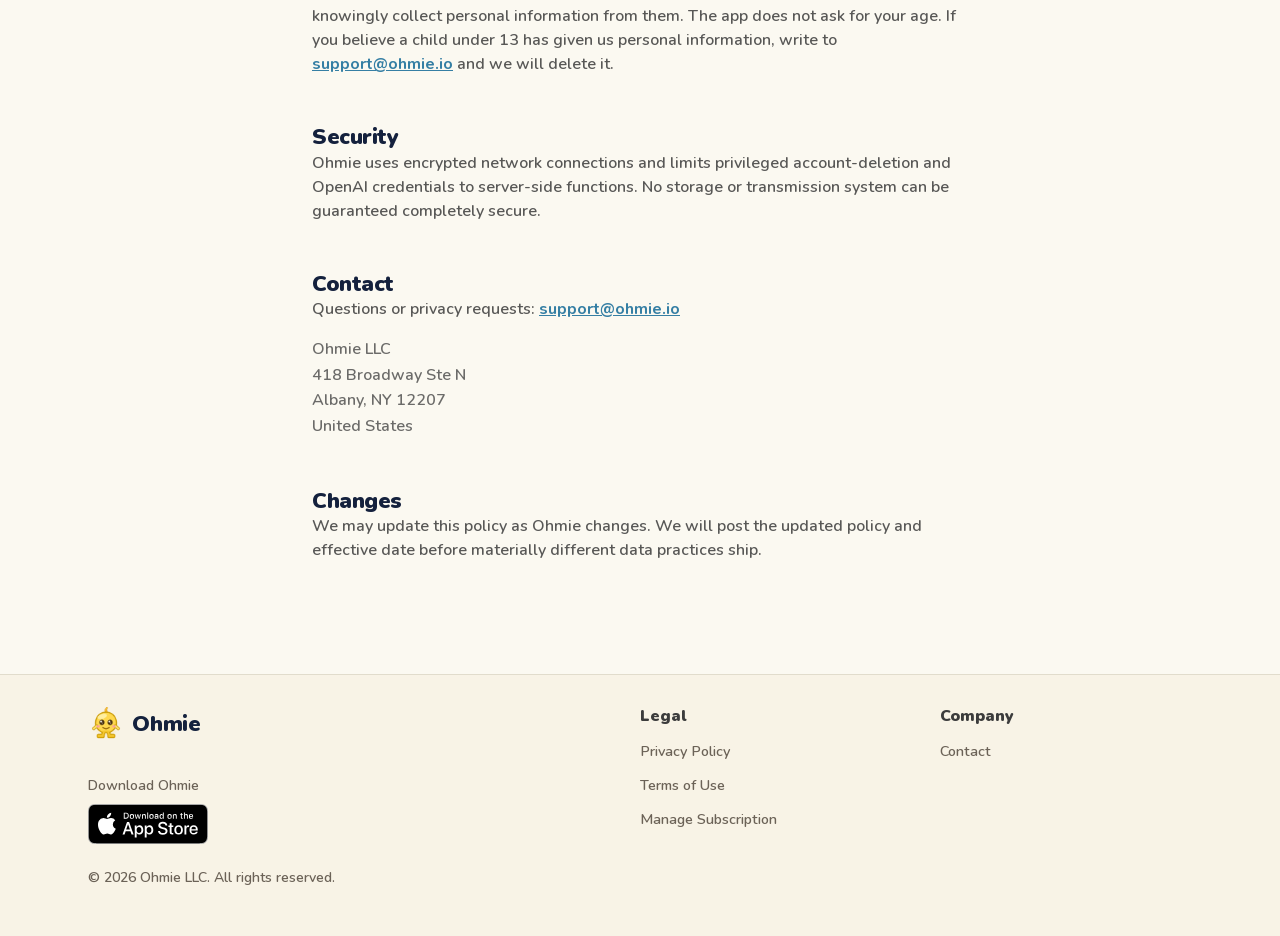
<file: privacy.html>
<!DOCTYPE html>
<html lang="en">
<head>
  <meta charset="UTF-8">
  <meta name="viewport" content="width=device-width, initial-scale=1.0">
  <meta name="theme-color" content="#FBF9F1">
  <title>Privacy Policy — Ohmie</title>
  <meta name="description" content="Ohmie's privacy policy — what Ohmie and its providers process, how optional sign-in and the AI tutor work, and how to delete your account and data.">
  <meta name="robots" content="index, follow">
  <link rel="canonical" href="https://ohmie.io/privacy.html">

  <!-- Open Graph -->
  <meta property="og:type" content="website">
  <meta property="og:url" content="https://ohmie.io/privacy.html">
  <meta property="og:title" content="Privacy Policy — Ohmie">
  <meta property="og:description" content="Ohmie's privacy policy — what Ohmie and its providers process, how optional sign-in and the AI tutor work, and how to delete your account and data.">
  <meta property="og:image" content="https://ohmie.io/assets/og-card.png">
  <meta property="og:image:width" content="1200">
  <meta property="og:image:height" content="630">
  <meta property="og:image:alt" content="Ohmie mascot and app screenshot: Learn real electronics — 3 minutes a day">
  <meta property="og:site_name" content="Ohmie">

  <!-- Twitter -->
  <meta name="twitter:card" content="summary_large_image">
  <meta name="twitter:title" content="Privacy Policy — Ohmie">
  <meta name="twitter:description" content="Ohmie's privacy policy — what Ohmie and its providers process, how optional sign-in and the AI tutor work, and how to delete your account and data.">
  <meta name="twitter:image" content="https://ohmie.io/assets/og-card.png">

  <link rel="icon" type="image/png" href="assets/favicon.png?v=20261002">
  <link rel="apple-touch-icon" href="assets/apple-touch-icon.png?v=20261002">
  <link rel="preload" as="font" type="font/woff2" href="assets/fonts/nunito-latin-var.woff2" crossorigin>
  <link rel="stylesheet" href="styles.css?v=20261019a">

  <!-- PostHog analytics — cookieless: memory-only persistence (no cookies or
       localStorage), no autocapture, no session recording. Pageviews, pageleaves,
       and App Store clicks only (see script.js). -->
  <script>
    !function(t,e){var o,n,p,r;e.__SV||(window.posthog=e,e._i=[],e.init=function(i,s,a){function g(t,e){var o=e.split(".");2==o.length&&(t=t[o[0]],e=o[1]),t[e]=function(){t.push([e].concat(Array.prototype.slice.call(arguments,0)))}}(p=t.createElement("script")).type="text/javascript",p.crossOrigin="anonymous",p.async=!0,p.src=s.api_host.replace(".i.posthog.com","-assets.i.posthog.com")+"/static/array.js",(r=t.getElementsByTagName("script")[0]).parentNode.insertBefore(p,r);var u=e;for(void 0!==a?u=e[a]=[]:a="posthog",u.people=u.people||[],u.toString=function(t){var e="posthog";return"posthog"!==a&&(e+="."+a),t||(e+=" (stub)"),e},u.people.toString=function(){return u.toString(1)+".people (stub)"},o="init capture register register_once register_for_session unregister unregister_for_session getFeatureFlag getFeatureFlagResult isFeatureEnabled reloadFeatureFlags updateEarlyAccessFeatureEnrollment getEarlyAccessFeatures on onFeatureFlags onSessionId getSurveys getActiveMatchingSurveys renderSurvey canRenderSurvey getNextSurveyStep identify setPersonProperties group resetGroups setPersonPropertiesForFlags resetPersonPropertiesForFlags setGroupPropertiesForFlags resetGroupPropertiesForFlags reset get_distinct_id getGroups get_session_id get_session_replay_url alias set_config startSessionRecording stopSessionRecording sessionRecordingStarted captureException loadToolbar get_property getSessionProperty createPersonProfile opt_in_capturing opt_out_capturing has_opted_in_capturing has_opted_out_capturing clear_opt_in_out_capturing debug".split(" "),n=0;n<o.length;n++)g(u,o[n]);e._i.push([i,s,a])},e.__SV=1)}(document,window.posthog||[]);
    posthog.init('phc_scJDTumdy87JuGFbck2aV9N8uEyNsDbWpJRJXtijDvo7', {
      api_host: 'https://us.i.posthog.com',
      persistence: 'memory',            // cookieless — nothing written to the visitor's device
      autocapture: false,
      capture_pageview: true,
      capture_pageleave: true,
      disable_session_recording: true,
      disable_surveys: true
    });
  </script>
</head>
<body>

  <header class="site-header">
    <div class="header-inner">
      <a class="brand" href="index.html" aria-label="Ohmie home">
        <img src="assets/ohmie-happy.webp" alt="" class="brand-mark" width="36" height="36" decoding="async">
        <span class="brand-word">Ohmie</span>
      </a>
      <nav class="site-nav" aria-label="Primary">
        <a href="index.html">Home</a>
        <a href="mailto:support@ohmie.io">Support</a>
      </nav>
      <div class="header-cta">
        <a class="store-badge" href="https://apps.apple.com/us/app/id6779694265" data-placement="header" aria-label="Download Ohmie on the App Store">
          <img src="assets/app-store-badge.svg" alt="" width="120" height="40">
        </a>
      </div>
    </div>
  </header>

  <main class="legal-page">
    <h1>Ohmie Privacy Policy</h1>
    <p class="legal-updated">Effective date: November 27, 2026</p>

    <p>Ohmie is an educational app for learning electronics. This policy explains the information Ohmie and its service providers process when you use the app and when you visit the ohmie.io website.</p>

    <h2>Information we process</h2>
    <ul>
      <li><strong>Optional account information.</strong> You can use paid Ohmie lessons without an account. Ask Ohmie, the Ohmie tab's Flashcards, Explain and Whiteboard, chosen board names, and live play need one. If you create an account, Supabase processes your email address, an account identifier, your sign-in provider, and authentication records. Apple may provide a name if you choose to share it. Google may provide your name and profile-image URL as part of its standard sign-in profile. Supabase retains provider profile details and security audit records such as the authentication event, account identifier, IP address, user agent, and provider. IP address may reveal an approximate location. Ohmie does not receive your Apple, Google, or email-account password.</li>
      <li><strong>Purchase and entitlement information.</strong> RevenueCat processes an app user identifier, the products you purchase, subscription status, and related transaction and entitlement information. Apple processes payment details; Ohmie does not receive your full payment-card information. When you are signed in, Ohmie links the RevenueCat customer record to your Supabase account identifier so it can manage entitlement cleanup when an account is deleted and so the reminder before a free trial ends reaches the email address on your account. If you started a free trial before signing in, Ohmie checks RevenueCat to connect that trial to your account for the same reason.</li>
      <li><strong>AI tutor conversations.</strong> Ask Ohmie is in-lesson help on a specific question. It is available only to signed-in subscribers. If you use it, the messages you choose to send and a limited amount of recent conversation context are processed by an Ohmie Supabase function and the OpenAI API to generate a reply. The function checks your RevenueCat customer identifier to confirm subscription access. The raw identifier is not included in the tutoring prompt; the function sends OpenAI a privacy-preserving hashed safety identifier for abuse prevention. Ohmie does not add these conversations to your account or analytics, and the app keeps them only in memory for the current chat session. Ohmie disables persistent Responses API storage. OpenAI does not use API content to train its models by default unless the API account explicitly opts in, but prompts and responses may be retained in abuse-monitoring logs for up to 30 days, or longer when required by law or necessary to prevent harm. Ohmie is not for children under 13 (see <em>Children</em> below). Do not include sensitive personal information in a chat message.</li>
      <li><strong>Ohmie tab: Flashcards, Explain and Whiteboard.</strong> If you use these tools, the topic or question you type (up to 600 characters for Flashcards and Explain, up to 300 for Whiteboard) and short summaries of your last few topics in that tool are sent by an Ohmie Supabase function to the OpenAI API, which writes the cards, the explanation or the whiteboard steps. Whiteboard's spoken lines are turned into speech by OpenAI. These requests carry no account or customer identifier, and Ohmie does not turn on OpenAI's optional storage for them. Your Ohmie tab chats are kept only on your device and are erased when you delete your account or reset the app. Ohmie keeps a daily count of these requests for your account to keep the service affordable. Do not include sensitive personal information in what you type.</li>
      <li><strong>Analytics and technical information.</strong> PostHog receives limited app-interaction events, coarse onboarding choices, a random app-installation identifier, and standard technical context such as app version, operating system, and device type. Ohmie disables automatic screen capture, session replay, surveys, rage-click capture, automatic lifecycle capture, and automatic crash capture. The production analytics project discards client IP data. This PostHog setting does not apply to the separate Supabase authentication security logs described above. We do not send account email, profile or board name, or typed answers to PostHog. Ohmie does send the number of days left until an exam you add and, when you use Request this lesson in search, the word you searched (up to 60 characters). The other exceptions are the in-app forms where you write to us, such as the feedback form: because the message is the thing you are asking us to read, its text travels to PostHog as the event itself. See <em>Product feedback</em> below.</li>
      <li><strong>Learning progress and preferences.</strong> Lesson progress, XP, streaks, your profile display name, learning preferences, and reminder settings are stored locally on your device. When you are signed in, Ohmie also syncs one progress record to your Ohmie account so your progress can follow you across devices. The record holds: lessons completed, experience points, coins, streak, owned and selected mascot skins, the selected track, sound and haptic preferences, streak-day markers, and your profile display name. Syncing is additive &mdash; a stale device cannot erase progress earned elsewhere. The synced record is stored by Supabase with your account and is deleted automatically when the account is deleted. Local progress can remain on a device after sign-out; deleting an account from inside the unlocked app also offers the app's account-deletion cleanup for that device.</li>
      <li><strong>Your learning profile and goal.</strong> When you start Ohmie, it asks your name (see <em>Public leaderboard</em> below) and a few questions to set up your learning: what describes you (for example your role, major or occupation), your school or university, your school year, the classes you are taking, the topics you want, what you want to build, the tools you have, your level, why you are learning, and your next exam's class and how many days away it is. Apart from your name, you can skip any of them. You can also add photos of a course syllabus. Your answers, your goal (for example, a class or test you are preparing for and its date) and any syllabus photos are stored on your device. When you are signed in, Ohmie also syncs your learning profile to your Ohmie account through Supabase so it follows you to a new device: your answers, your goal (including its class, school, date and wording), and a summary of your progress (level, experience points, streak, lessons completed, and the lessons you find hardest). The synced profile does not include your profile display name.</li>
      <li><strong>Lessons built for your goal.</strong> When Ohmie builds or adjusts a lesson plan for your goal, your learning profile, your goal and any syllabus photos you choose to send are processed by an Ohmie Supabase function and the OpenAI API to create the plan. Ohmie keeps a record of each request and the plan it returns with your account so the plan can be shown and improved. Ask Ohmie also uses the level in your learning profile so its answers match where you are.</li>
      <li><strong>Public leaderboard.</strong> Subscribers see a weekly experience-points leaderboard and per-subject boards. Ohmie uses one name for your profile and the boards, and it is public. When you start Ohmie it asks your name; the name you give, or one you choose later, is checked (see <em>Board names</em> below) and becomes your profile name and, once you are signed in, your board name. Until you have one, the board shows a name generated from a curated word list (for example, "Blazing Capacitor 42") that contains nothing you typed. You can use a nickname instead of your real name. To place you on the boards, Ohmie sends a random board identifier (a code that stands in for you on the board), your board name, and your weekly experience points to Supabase, the same service that holds Ohmie accounts. When you are signed in, your leaderboard entries are linked to your Ohmie account so they can follow you across devices and be removed when you delete the account. When you are not signed in, the board identifier is created anonymously and is not linked to an email or sign-in provider.</li>
      <li><strong>Board names.</strong> If you are signed in, you can choose your own board name. Chosen names are checked before they appear: Ohmie rejects profanity, slurs, hateful or sexual words, contact details, and names that impersonate Ohmie or its team, using a blocklist of banned words and an automated check by OpenAI (see <em>Service providers</em> below). If a name is rejected by mistake, email <a href="mailto:support@ohmie.io">support@ohmie.io</a> and a person will look at it. A chosen name is stored with your Ohmie account. No two players can hold the same name (spelling tricks such as "Blaz1ng_Cap" and "blazing cap" count as the same name). After your first choice you can change it at most once every 7 days, and you can switch back to a generated name at any time, which frees the old name. You do not have to use your real name, and do not use contact information, because other players will see it on the leaderboards, in live play and on feature requests. You can report another player's name from the boards. A report sends us that name, the week it was seen, the reported player's board identifier, and your own so we can review it, and that player is hidden for you at once. If a name receives several reports in a short period, or we find it breaks the rules, it is replaced with a generated name and held for our review; the app tells the player the next time they open the board. Hiding a player applies on the device where you did it.</li>
      <li><strong>Feature requests.</strong> Ohmie has a public board where learners suggest features. If you post a request, its title (up to 120 characters) and details (up to 2,000 characters) are checked with a word list and by OpenAI (the text only) before they appear, and are stored with your account. Anyone using Ohmie can see each request's title, details, votes, date and author: your board name, or "Member" followed by a short code that stays the same for your account. You can vote, report another learner's request (it is hidden for you at once, and for everyone after three reports), and delete your own requests. Requests, votes and reports are deleted with your account. Requests you post while signed out stay under that phone's anonymous identity: delete them before you sign in, or email <a href="mailto:support@ohmie.io">support@ohmie.io</a> and we will remove them.</li>
      <li><strong>Ohmie World live play.</strong> Ohmie World includes optional live features (the Battle Grove and arena levels) that show other signed-in players who are present at the same time. When you enter a live area, Ohmie shares your board name (generated or chosen), your chosen mascot skin, your arena level, and your position in the scene with other players through a live connection run by Supabase. It also stores challenge and battle records (the two players, the subject, each answer, scores, and the outcome) so results can be shown to both players. Live play is available only when you are signed in; guests and anonymous users are never placed in it. There is no chat or free-text messaging in live play. Ohmie never shows other players your account email, your sign-in name, or your profile display name. The only name other players see is your board name.</li>
      <li><strong>Advertising measurement.</strong> Ohmie uses the Meta (Facebook) SDK only to measure whether our own advertising on Facebook and Instagram leads to installs and subscriptions. Ohmie never shows third-party advertisements inside the app. The SDK records app installs and launches, and when you start a trial or subscribe it records that event with the product and price. If you allow tracking when iOS asks (the App Tracking Transparency prompt, shown once on the subscription screen), Meta and RevenueCat also receive your device's advertising identifier so the install can be matched to the ad you saw. If you decline, no advertising identifier is shared and only Apple's aggregated, non-identifying SKAdNetwork conversion data is used. You can change your choice at any time in iOS Settings &rarr; Privacy &amp; Security &rarr; Tracking.</li>
      <li><strong>Email from Ohmie.</strong> If you create an account with an email address, Ohmie sends you email through Twilio SendGrid. There are four kinds: a Welcome, once, when you create an account; Getting started tips, once, about 2 days after sign-up, if you have not finished your first lesson; a Weekly report of your experience points, on Mondays, only after a week you learned; and a Trial reminder, about 2 days before a free trial becomes a paid plan. SendGrid processes your email address, the message, and delivery records. Ohmie keeps a record of which emails were sent to your account and whether each one was delivered or bounced. SendGrid's open and click tracking is turned off. PostHog receives counts of these emails under an email record number, never your address, name, or account identifier. If you tap the button in an email, Ohmie's analytics note which kind of email brought you to the app, and the App Store counts installs that came from Ohmie emails as a group. Every email links to an email preferences page where you can turn off Getting started tips, the Weekly report, or all of them, and Ohmie honors your choice. The Welcome and the Trial reminder cannot be turned off, because they are about your account and your subscription.</li>
      <li><strong>Offers.</strong> From time to time Ohmie may also email you about offers on Ohmie Pro, such as a discount to come back. You can turn these off on the Email preferences page linked in every email, or with the unsubscribe link, and Ohmie honours it.</li>
      <li><strong>Support communications.</strong> If you email support, we receive the email address and information you include in your message.</li>
      <li><strong>Product feedback.</strong> Ohmie has an in-app feedback form. If you choose to use it, the message you write (up to 4,000 characters), the optional mood you pick, and the app version are sent to PostHog as a single event and read by the team. The form does not attach your name or email, so we cannot reply to it and cannot connect it to an account unless you write those details into the message yourself. Please do not include sensitive personal information; email <a href="mailto:support@ohmie.io">support@ohmie.io</a> instead when you need a reply.</li>
    </ul>

    <h2>How we use information</h2>
    <p>We use this information to authenticate optional accounts, provide and restore subscriptions, generate requested AI tutoring responses, personalize your lessons and build lesson plans for your goal, show the leaderboards and live play, screen and moderate board names, and review reports. We also use it to send the emails described above, operate account deletion, maintain app security, troubleshoot failures, understand aggregate product use, measure whether our own advertising leads to installs and subscriptions, and improve Ohmie.</p>

    <h2>Service providers and disclosure</h2>
    <p>Ohmie is operated by Ohmie LLC, a New York limited liability company. Ohmie LLC uses Apple, Google, OpenAI, Supabase, RevenueCat, Superwall, PostHog, Meta, and Twilio SendGrid to provide the functions described above. Meta receives only the advertising-measurement events described above and, if you allow tracking, the advertising identifier; Google is used for optional Google sign-in. OpenAI processes requested AI tutor conversations, writes Flashcards, Explain and Whiteboard answers and voices Whiteboard's steps, and screens proposed board names and feature requests for offensive content (the text only, no account details). Superwall receives the same anonymous subscriber identifier RevenueCat uses, so it can present the correct subscription screen. These providers process information under their own terms and privacy policies. Ohmie does not sell personal information, serve third-party advertising, or use app data to track you across other companies' apps or websites.</p>
    <ul>
      <li>Supabase: <a href="https://supabase.com/privacy">https://supabase.com/privacy</a></li>
      <li>RevenueCat: <a href="https://www.revenuecat.com/privacy">https://www.revenuecat.com/privacy</a></li>
      <li>Superwall: <a href="https://superwall.com/legal/privacy-policy">https://superwall.com/legal/privacy-policy</a></li>
      <li>PostHog: <a href="https://posthog.com/privacy">https://posthog.com/privacy</a></li>
      <li>Meta: <a href="https://www.facebook.com/privacy/policy">https://www.facebook.com/privacy/policy</a></li>
      <li>OpenAI: <a href="https://openai.com/policies/privacy-policy">https://openai.com/policies/privacy-policy</a></li>
      <li>Apple: <a href="https://www.apple.com/legal/privacy/">https://www.apple.com/legal/privacy/</a></li>
      <li>Google: <a href="https://policies.google.com/privacy">https://policies.google.com/privacy</a></li>
    </ul>

    <h2>Website analytics</h2>
    <p>The ohmie.io website uses PostHog for aggregate site analytics: page views (including when you leave a page), clicks on App Store links, and the referring site or campaign tag a visit arrives with, along with standard technical context such as browser, operating system, and device type. The website's PostHog is configured cookieless — it stores no cookies or other persistent identifiers on your device, and each page you view starts fresh. Website analytics are not linked to any Ohmie app account. PostHog's privacy policy is linked in the provider list above.</p>

    <h2>Retention and deletion</h2>
    <p>Account information is retained while your account exists and as needed for security, fraud prevention, legal obligations, and limited backup or operational-log retention. Purchase records may also be retained as required by Apple, RevenueCat, tax, or accounting rules. To keep the AI tools' daily limits from being reset by deleting and re-creating an account, Ohmie keeps a scrambled (keyed hash) form of your Apple or Google account identifier or email address with that day's count. It is not linked to your account, and old entries are cleared after about 2 days.</p>
    <p>Ask Ohmie conversations are not saved to your Ohmie account. They disappear from the app when the chat session ends. Ohmie sends stateless OpenAI requests with persistent response storage disabled. OpenAI may retain prompts and responses in abuse-monitoring logs for up to 30 days by default, or longer when required by law or necessary to prevent harm. The same OpenAI retention applies to a board name you submit for screening: only the name text is sent, and Ohmie does not keep it beyond the result.</p>
    <p>The synced progress record is retained while your account exists and is deleted automatically when the account is deleted.</p>
    <p>The synced learning profile and the record of lesson plans built for you are retained while your account exists and are deleted automatically when the account is deleted. Syllabus photos you add are kept on your device and are sent only when Ohmie builds a plan from them; OpenAI's retention for those requests is described above.</p>
    <p>Leaderboard entries are kept while your account exists so that the current and past weeks can be shown. A chosen board name is kept until you change it, switch back to a generated name, or delete your account. Live-play challenge and battle records are kept while your account exists. Reports about a name are kept for our review and are deleted when the reporting account or the reported account is deleted. Deleting your Ohmie account deletes your leaderboard entries, your chosen board name, your live-play challenge and battle records, and the reports you filed or that were filed about your name. It also discards the board identifier stored on your device, so a new generated name is created if you use the leaderboard again.</p>

    <p>You can delete an Ohmie account in the app without buying or maintaining a subscription:</p>
    <ol>
      <li>Open <strong>Profile → Account → Delete Account</strong> while subscribed, or tap <strong>Account</strong> on the subscription screen.</li>
      <li>Follow the confirmation steps. Sign in with Apple accounts require a fresh Apple confirmation when available.</li>
    </ol>
    <p>Deletion takes effect right away and the app confirms it; RevenueCat's copy of your purchase record is deleted in the same step.</p>
    <p>Deleting an Ohmie account does not cancel an App Store subscription. Manage or cancel the subscription separately in Apple's subscription settings; canceling stops the next renewal and keeps access until the current period ends. Refunds are handled by Apple, not by Ohmie: request one at <a href="https://reportaproblem.apple.com">reportaproblem.apple.com</a>, and write to <a href="mailto:support@ohmie.io">support@ohmie.io</a> if something went wrong and we will help where we can. You may also remove Ohmie under <strong>Apple Account → Sign in with Apple</strong> in device Settings.</p>
    <p>Local learning data that remains on a device can be removed with Ohmie's reset controls or by deleting the app.</p>

    <h2>Your choices and rights</h2>
    <p>You can ask for a copy of the information connected to your Ohmie account, ask us to correct it, ask us to delete it, object to how we use it, or ask us to send it to another service. Write to <a href="mailto:support@ohmie.io">support@ohmie.io</a> and we will respond as quickly as we can, and within the time the law allows. These requests are free. You can also ask us to restrict how we use your information while a request is open. If you are in the European Economic Area or the United Kingdom, you can complain to your local data protection authority (for the UK, the Information Commissioner's Office). You can also delete your account and its synced progress at any time in the app, change or remove a chosen board name in the app, turn off Getting started tips, the Weekly report and offer emails from the link in any Ohmie email, and turn off tracking permission at any time in iOS Settings.</p>
    <p>Ohmie LLC and its providers are in the United States, so your information is transferred to and processed there. Where European or United Kingdom law applies, we process your account, subscription, synced progress, leaderboard entries, live-play records, the board name you choose, and the Welcome and Trial reminder emails because they are needed to provide the service you asked for. We rely on your consent for tracking permission, which you can withdraw in iOS Settings. We rely on our legitimate interest (a legal basis) in keeping Ohmie safe, secure, and working for name screening, report handling, security logs, and aggregate analytics, and in helping you keep learning for the Getting started tips and Weekly report emails, which you can turn off at any time. For the transfer to the United States we rely on the standard contractual clauses in our providers' data processing terms and, for the account and subscription you asked us to provide, on the fact that the transfer is necessary to deliver that service to you.</p>

    <h2>Children</h2>
    <p>Ohmie is written for beginners, but it is not directed to children under 13, and we do not knowingly collect personal information from them. The app does not ask for your age. If you believe a child under 13 has given us personal information, write to <a href="mailto:support@ohmie.io">support@ohmie.io</a> and we will delete it.</p>

    <h2>Security</h2>
    <p>Ohmie uses encrypted network connections and limits privileged account-deletion and OpenAI credentials to server-side functions. No storage or transmission system can be guaranteed completely secure.</p>

    <h2>Contact</h2>
    <p>Questions or privacy requests: <a href="mailto:support@ohmie.io">support@ohmie.io</a></p>
    <address class="legal-address">
      Ohmie LLC<br>
      418 Broadway Ste N<br>
      Albany, NY 12207<br>
      United States
    </address>

    <h2>Changes</h2>
    <p>We may update this policy as Ohmie changes. We will post the updated policy and effective date before materially different data practices ship.</p>
  </main>

  <footer class="site-footer">
    <div class="footer-grid">
      <div class="footer-brand">
        <a class="brand" href="index.html">
          <img src="assets/ohmie-happy.webp" alt="" class="brand-mark" width="36" height="36" loading="lazy" decoding="async">
          <span class="brand-word">Ohmie</span>
        </a>
        <p class="footer-label">Download Ohmie</p>
        <a class="store-badge" href="https://apps.apple.com/us/app/id6779694265" data-placement="footer" aria-label="Download Ohmie on the App Store">
          <img src="assets/app-store-badge.svg" alt="" width="120" height="40">
        </a>
      </div>
      <div class="footer-col">
        <h3>Legal</h3>
        <a href="privacy.html">Privacy Policy</a>
        <a href="https://www.apple.com/legal/internet-services/itunes/dev/stdeula/">Terms of Use</a>
        <a href="https://apps.apple.com/account/subscriptions" data-placement="footer_manage_subscription">Manage Subscription</a>
      </div>
      <div class="footer-col">
        <h3>Company</h3>
        <a href="mailto:support@ohmie.io">Contact</a>
      </div>
    </div>
    <p class="footer-copyright">© 2026 Ohmie LLC. All rights reserved.</p>
  </footer>

  <script src="script.js?v=20261018c" defer></script>
</body>
</html>
</file>
<file: styles.css>
/* ============================================================
   Ohmie: the home page and the privacy page
   November 2026: the home page is a short walk of big scenes. One screen for the hero (Ohmie and the phone, the
   headline, two buttons) with the app's subjects in a strip under it; rows of one idea each, a few words beside
   big art, sides alternating; a line and a badge over a scene that follows the scroll; the offer on a navy band;
   an ending whose wave runs into the footer. Ohmie's scenes are Rive artboards (script.js block 5), each a still
   picture until it plays. Kept from October: the cream base, the tokens from the app, Nunito 900 in navy, warm
   hairlines, the amber button that drops on press. One App Store badge on screen at a time.
   ============================================================ */
@font-face {
  font-family: 'Nunito';
  font-style: normal;
  font-weight: 600 900;
  font-display: swap;
  src: url('assets/fonts/nunito-latin-var.woff2') format('woff2');
  unicode-range: U+0000-00FF, U+0131, U+0152-0153, U+02BB-02BC, U+02C6, U+02DA, U+02DC, U+0304, U+0308, U+0329, U+2000-206F, U+20AC, U+2122, U+2191, U+2193, U+2212, U+2215, U+FEFF, U+FFFD;
}
:root {
  --base: #FBF9F1;             /* the page base: the app's cream; white bands alternate with it */
  --cream: #F8F3E6;            /* the neutral band, one notch deeper than the app's #FBF9F1 so it still reads on the warm base */
  --cream-deep: #F1E9D5;
  --electric: #2EA8E6;
  --electric-dk: #136A97;      /* 5.80:1 on the base, 5.36:1 on cream — links, eyebrows */
  --electric-display: #1A97D6; /* 3.18:1 on the base — display-size text only (h1 accent), never body or links */
  --electric-tint: #EAF6FD;
  --amber: #FFB020;
  --amber-dk: #D68F0A;
  --amber-tint: #FFF4DC;
  --heart: #FF4B4B;            /* in-app hearts only; never body text */
  --leaf: #58CC02;
  --leaf-dk: #46A302;
  --leaf-text: #2F7A00;        /* 5.25:1 on the base, 4.85:1 on cream — the only green text on the page */
  --ink: #3C3C3C;
  --ink-mid: #6B6257;          /* warm grey: 5.84:1 on the base, 5.40:1 on cream, 5.26:1 on cream-deep */
  --lock: #C9C4B8;
  --stroke: #E8E2D2;
  --gold: #FFD84D;
  --navy: #14213D;             /* headline ink: h1, h2 and the price figures */
  --s-1: 0.25rem; --s-2: 0.5rem; --s-3: 0.75rem; --s-4: 1rem; --s-6: 1.5rem;
  --s-8: 2rem; --s-12: 3rem; --s-16: 4rem; --s-24: 6rem;
  --r-card: 16px; --r-big: 30px;
  --shadow-card: 0 1px 20px rgba(220, 214, 194, 0.5);
  --content-w: 72rem;
  /* evolved tokens (2026-10-18) */
  --hair: rgba(60, 50, 20, 0.12);                /* the warm 1 px hairline, everywhere a 2 px --stroke border used to be */
  --hair-light: rgba(255, 255, 255, 0.14);       /* hairline on the navy band */
  /* The one Ohmie gradient: a short sky start (the electric tint, so the corner reads as a highlight, not a cold
     patch) that lifts through pale gold into amber, then gold. The bridge stop keeps the blue-to-amber handoff off
     olive and grey. These sRGB declarations are the fallback; the @supports block below swaps in the oklab
     interpolation where it exists (Safari 16.2+, Chrome 111+). The icon gradients (g1-g8 in index.html) keep their
     own electric start. */
  --grad: linear-gradient(118deg, #8FD0F0 0%, #FFCB5C 6%, #FFB020 14%, #FFD84D 100%);
  --grad-20: linear-gradient(118deg, rgba(143,208,240,0.22) 0%, rgba(255,203,92,0.22) 6%, rgba(255,176,32,0.22) 14%, rgba(255,216,77,0.22) 100%);
  --band: clamp(2.5rem, 1rem + 4.5vw, 5rem);     /* 40 px on phones → 80 px at 1440 */
  --control: 48px;
  --r-ui: 20px;
}
:root {
  --page-w: 64.75rem;          /* the home page's column: 988 px of content inside the .wrap gutters */
  --header-h: 72px;
  --row-art: 33.125rem;        /* a row's art box, 530 px square */
  --row-gap: clamp(2rem, 7vw, 6.3125rem);
  --bleed: 0rem;               /* how far a row's art runs past the column on wide screens (set at 60rem) */
}
.home { --content-w: var(--page-w); }
.home .everything, .home .reviews { --content-w: 72rem; }   /* the list, the notes and the review cards keep the width they were laid out for */
@supports (background: linear-gradient(90deg in oklab, #000, #fff)) {
  :root {
    --grad: linear-gradient(118deg in oklab, #8FD0F0 0%, #FFCB5C 6%, #FFB020 14%, #FFD84D 100%);
    --grad-20: linear-gradient(118deg in oklab, rgba(143,208,240,0.22) 0%, rgba(255,203,92,0.22) 6%, rgba(255,176,32,0.22) 14%, rgba(255,216,77,0.22) 100%);
  }
}
* { box-sizing: border-box; }
html { scroll-behavior: smooth; scroll-padding-top: 5rem; }
body {
  margin: 0;
  font-family: 'Nunito', -apple-system, BlinkMacSystemFont, 'Segoe UI', system-ui, sans-serif;
  font-weight: 600; color: var(--ink); background: var(--base);
  overflow-x: hidden; -webkit-font-smoothing: antialiased; line-height: 1.5; font-size: 16px;
}
img, video { max-width: 100%; height: auto; }
h1, h2, h3 { margin: 0; line-height: 1.15; font-weight: 900; }
h1, h2 { color: var(--navy); }
h1, h2, .hero-sub, .section-sub, .how-card h3 { text-wrap: balance; }
h2 { font-size: clamp(1.75rem, 1.45rem + 1.1vw, 2.25rem); line-height: 1.2; font-weight: 900; text-align: center; letter-spacing: -0.02em; }
p { margin: 0; }
a { color: var(--electric-dk); }
.wrap { max-width: var(--content-w); margin: 0 auto; padding-inline: var(--s-4); }
@media (min-width: 40rem) { .wrap { padding-inline: var(--s-6); } }
section { padding-block: var(--band); }
.section-sub { text-align: center; color: var(--ink-mid); font-size: clamp(1rem, 0.9rem + 0.5vw, 1.185rem); max-width: 38rem; margin: var(--s-4) auto 0; }
.eyebrow { color: var(--electric-dk); font-weight: 900; text-transform: uppercase; letter-spacing: 0.12em; font-size: 0.875rem; margin: 0 0 var(--s-3); }
.note { font-size: 0.875rem; color: var(--ink-mid); }
:focus-visible { outline: 3px solid var(--electric-dk); outline-offset: 3px; border-radius: 6px; }
.nowrap { white-space: nowrap; }
.sr-only { position:absolute; width:1px; height:1px; padding:0; margin:-1px; overflow:hidden; clip:rect(0,0,0,0); white-space:nowrap; border:0; }
/* stars are the shared #star symbol (an image, role="img" on each use), never an amber glyph */
.star { width: 1em; height: 1em; vertical-align: -0.12em; }
.stars { display: inline-block; vertical-align: middle; }

/* buttons: an object, a solid face over a 4 px darker lip; pressing drops the face onto the lip (no gradient on the CTA) */
.btn { display: inline-flex; align-items: center; justify-content: center; gap: var(--s-2); text-decoration: none; font-weight: 900; font-size: 0.9375rem; letter-spacing: 0.05em; text-transform: uppercase; line-height: 1; border-radius: 14px; padding: 0 1.5rem; min-height: 46px; margin-bottom: 4px; white-space: nowrap; transition: transform 0.1s ease-out, box-shadow 0.1s ease-out, filter 0.2s ease; }
.btn-amber { background: var(--amber); color: #3b2a00; box-shadow: 0 4px 0 var(--amber-dk); }
.btn-amber:hover { filter: brightness(1.07); }
.btn-amber:active { transform: translateY(4px); box-shadow: 0 0 0 var(--amber-dk); }
.text-link { color: var(--electric-dk); font-weight: 800; text-decoration: none; font-size: 1.05rem; }
.text-link:hover { text-decoration: underline; }
.store-badge { display: inline-block; line-height: 0; border-radius: 8px; transition: transform 0.2s ease, box-shadow 0.2s ease; }
.store-badge img { width: 120px; height: auto; display: block; }
.store-badge-lg img { width: 156px; }
.store-badge-xl img { width: 198px; }
.store-badge:hover { transform: translateY(-2px); box-shadow: 0 6px 16px rgba(60,50,20,0.25); }

/* ============ 0. nav: the base, hairline + 15 px shadow ============ */
.site-header { position: sticky; top: 0; z-index: 50; background: var(--base); border-bottom: 1px solid var(--hair); box-shadow: 0 0 15px rgba(60,50,20,0.08); }
.header-inner { max-width: var(--content-w); margin: 0 auto; padding: var(--s-3) var(--s-4); display: flex; align-items: center; justify-content: space-between; gap: var(--s-4); min-height: 64px; }
.brand { display: inline-flex; align-items: center; gap: var(--s-2); text-decoration: none; color: var(--navy); }
.brand-mark { width: 36px; height: 36px; }
.brand-word { font-size: 1.375rem; font-weight: 900; letter-spacing: -0.01em; }
.site-nav { display: none; gap: var(--s-8); }
.site-nav a { color: var(--ink); text-decoration: none; font-weight: 800; font-size: 1rem; transition: opacity 0.15s ease; }
.site-nav a:hover { opacity: 0.7; }
.header-cta { display: flex; }
.header-cta .store-badge img { width: 120px; }
@media (min-width: 40rem) { .header-inner { padding-inline: var(--s-6); } }
@media (min-width: 52rem) { .site-nav { display: flex; } }
/* The home page's header: flat on the first screen, a 2 px rule under it once the page has moved (script.js block 1).
   Its App Store badge (#headerCta) is off the first screen: block 1 shows it only while no other App Store button
   is on screen, so there is never more than one badge in view. Phones: the name sits centred until the badge
   arrives, then moves left to make room. Without scripts the badge simply shows. privacy.html keeps the plain header. */
.home .site-header { border-bottom: 2px solid transparent; box-shadow: none; }
.home .site-header.is-scrolled { border-bottom-color: var(--stroke); }
.home .header-inner { position: relative; min-height: 70px; padding-block: 0; }
/* Wide screens: the three links sit at the right end, quiet, and the badge takes their place when it arrives. */
@media (min-width: 52rem) {
  .home .header-inner { display: grid; grid-template-columns: 1fr auto; }
  .home .site-nav, .home .header-cta { grid-area: 1 / 2; justify-self: end; }
  .home .site-nav a { color: var(--ink-mid); font-size: 0.875rem; font-weight: 800; letter-spacing: 0.05em; text-transform: uppercase; }
  html.js .home .site-header.has-cta .site-nav { visibility: hidden; }
}
html.js .header-cta-auto { visibility: hidden; }
html.js .header-cta-auto.is-visible { visibility: visible; }
@media (max-width: 51.99rem) {
  html.js .home .header-inner { justify-content: center; }
  html.js .home .header-cta { position: absolute; right: var(--s-4); top: 50%; transform: translateY(-50%); }
  html.js .home .site-header.has-cta .header-inner { justify-content: flex-start; }
}

/* ============ phone bezel (CSS only) ============ */
.phone { position: relative; width: 100%; aspect-ratio: 603 / 1311; background: #1c1c1e; border-radius: 12.5%/5.75%; padding: 2.2%; box-shadow: 0 24px 48px rgba(20,33,61,0.22), 0 2px 6px rgba(20,33,61,0.12), inset 0 0 0 1px rgba(255,255,255,0.08); overflow: hidden; }
.phone > img, .phone > video { position: absolute; inset: 2.2%; width: 95.6%; height: 95.6%; object-fit: cover; object-position: top; border-radius: 10.5%/4.8%; display: block; background: var(--cream); }
.phone > video { background-size: cover; background-position: top; }
.phone-wrap { position: relative; }
.phone-wrap-wide { width: 100%; height: auto; aspect-ratio: 1311 / 603; }
.phone-wide { aspect-ratio: 1311 / 603; border-radius: 5.75%/12.5%; }
.phone-wide > img { border-radius: 4.8%/10.5%; }
.video-fallback { display: none; position: absolute; inset: 2.2%; width: 95.6%; height: 95.6%; object-fit: cover; object-position: top; border-radius: 10.5%/4.8%; }

/* ---------- Ohmie's scenes (script.js block 5) ----------
   A scene is a still picture until its animation is ready: the canvas takes over once the Rive file has drawn into
   it (.is-live). Without scripts, under reduced motion, or if the file lacks that artboard, the picture stays.
   .scene-grow draws a scene larger than its box and centred on it: those artboards keep wide empty margins around
   Ohmie, and this brings him up to the size of the box. Scenes never take pointer events. */
.scene { position: relative; width: 100%; height: 100%; pointer-events: none; }
.scene-grow { position: absolute; inset: -17.5%; width: auto; height: auto; }
.scene > img, .scene > canvas, .scene > video { position: absolute; inset: 0; width: 100%; height: 100%; display: block; }
.scene > img, .scene > video { object-fit: contain; }
.scene > canvas, .scene > video { visibility: hidden; }
.scene.is-live > canvas { visibility: visible; }
/* scenes on: each box is empty until its scene plays itself in; the stills (and the hero's still Ohmie) are the fallback */
html.scenes .scene > img, html.scenes .hero-mascot { visibility: hidden; }
html.scenes .scene.is-still > img { visibility: visible; }

/* Clips that stand in for the scenes the Rive file does not hold yet (assets/standin/). They are films with their
   own backgrounds, so each gets what it needs to sit on the page. These rules go when the clips do. */
.scene.is-standin > video { visibility: visible; }
.scene-grow.is-standin > video { filter: url(#standin-cream); -webkit-mask-image: linear-gradient(90deg, transparent 0, #000 21%, #000 79%, transparent 100%), linear-gradient(180deg, transparent 0, #000 24%, #000 96.5%, transparent 100%); -webkit-mask-composite: source-in; mask-image: linear-gradient(90deg, transparent 0, #000 21%, #000 79%, transparent 100%), linear-gradient(180deg, transparent 0, #000 24%, #000 96.5%, transparent 100%); mask-composite: intersect; }
.journey-scene:has([data-standin]) { background: #F6F2E6; }
.final:has([data-standin]) { background: #FDFDFD; }
.scene-ending:has([data-standin]) { -webkit-mask-image: linear-gradient(90deg, transparent 0, #000 9%, #000 91%, transparent 100%), linear-gradient(to top, transparent 0, #000 22%); -webkit-mask-composite: source-in; mask-image: linear-gradient(90deg, transparent 0, #000 9%, #000 91%, transparent 100%), linear-gradient(to top, transparent 0, #000 22%); mask-composite: intersect; }

/* ============ 1. hero: the first screen ============
   Ohmie and the phone on one side, the headline and the two buttons on the other. The band is as tall as the screen
   under the header (--hero-h; wide screens leave room for the subjects strip), so the App Store button is always on
   the first screen. Phones stack it: the art takes whatever height is left above the headline and the badge. The
   phone's size comes from that height, and Ohmie's scene lies over it at twice its width (the artboard is drawn
   around a phone of exactly this shape). The still Ohmie stands where the scene's Ohmie comes to rest. */
.hero { --hero-h: clamp(30rem, calc(100vh - var(--header-h)), 46rem); padding-block: 0; overflow: hidden; }
.hero-grid { display: flex; flex-direction: column; align-items: center; min-height: var(--hero-h); padding-block: var(--s-2) var(--s-6); }
.hero-visual { position: relative; flex: 1 1 15rem; min-height: 15rem; width: 100%; container-type: size; }
/* --ph, the phone's height: most of the art's height where container units exist (cqh), else a share of the screen's */
.hero-visual .phone-wrap { --ph: min(46vh, 96vw, 30rem); position: absolute; left: 50%; top: 46%; translate: -50% -50%; height: var(--ph); width: calc(var(--ph) * 603 / 1311); z-index: 1; }
@supports (height: 1cqh) { .hero-visual .phone-wrap { --ph: min(84cqh, 96vw, 30rem); } }
/* the warm glow: a soft amber-to-gold radial behind a phone (the hero's, and each row that shows the app) */
.glow { position: absolute; left: 50%; top: 50%; translate: -50% -50%; width: min(130%, 34rem); aspect-ratio: 1; border-radius: 50%; background: radial-gradient(closest-side, rgba(255,176,32,0.40) 0%, rgba(255,216,77,0.30) 45%, rgba(255,216,77,0) 100%); z-index: 0; pointer-events: none; }
.hero-mascot { position: absolute; left: 90%; bottom: -1.5%; width: 43%; height: auto; z-index: 4; filter: drop-shadow(0 10px 16px rgba(203,154,6,0.3)); }
.scene-hero { position: absolute; left: 50%; top: 50%; translate: -50% -50%; width: 200%; height: auto; aspect-ratio: 600 / 740; z-index: 3; pointer-events: none; }
.hero-copy { display: flex; flex-direction: column; align-items: center; text-align: center; width: 100%; }
.hero h1 { font-size: clamp(1.75rem, 1.15rem + 2.3vw, 2.5rem); line-height: 1.15; letter-spacing: -0.02em; font-weight: 900; max-width: 12em; }
.hero-cta { display: flex; flex-direction: column; align-items: center; gap: var(--s-3); margin-top: var(--s-4); width: 100%; }
.hero-cta .btn { display: none; width: min(100%, 20.625rem); }   /* phones get the badge as their button (tasks/lessons.md, 2026-09-15) */
.hero-proof { margin-top: var(--s-4); font-size: 0.9375rem; line-height: 1.4; font-weight: 800; color: var(--ink); }
.hero-proof .star { width: 16px; height: 16px; vertical-align: -0.2em; margin: 0 0.1em; }
.hero-proof .nowrap { display: block; }          /* phones: two lines, the downloads under the rating */
.hero-proof-dot { display: none; }
.fine-print { margin: var(--s-2) 0 0; font-size: 0.875rem; line-height: 1.5; color: var(--ink-mid); }
@media (min-width: 40rem) {
  .hero-cta { margin-top: var(--s-6); }
  .hero-cta .btn { display: inline-flex; }
  .hero-cta .store-badge img { width: 170px; }
  .hero-proof .nowrap, .hero-proof-dot { display: inline; }
}
@media (min-width: 60rem) {
  .hero { --hero-h: clamp(32rem, calc(100vh - var(--header-h) - 80px), 56rem); }
  .hero-grid { flex-direction: row; justify-content: center; align-items: stretch; gap: var(--s-4); padding-block: var(--s-12); }
  .hero-visual { flex: 0 0 26.5rem; min-height: 0; width: auto; }
  .hero-visual .phone-wrap { --ph: min(60vh, 34rem); top: 50%; }
  @supports (height: 1cqh) { .hero-visual .phone-wrap { --ph: min(100cqh, 34rem); } }
  .hero-copy { flex: 0 1 30rem; justify-content: center; width: auto; }
}
/* the small viewport height where it exists, so a phone browser's own bars never push the badge off the screen */
@supports (height: 100svh) {
  .hero { --hero-h: clamp(30rem, calc(100svh - var(--header-h)), 46rem); }
  @media (min-width: 60rem) { .hero { --hero-h: clamp(32rem, calc(100svh - var(--header-h) - 80px), 56rem); } }
}

/* ============ 2. subjects strip (wide screens): the app's subjects in one line under the hero ============
   Each tile wears its subject's colour from the app. The line is wider than most screens, so it scrolls, and
   script.js block 2 shows an arrow at each end that has more. */
.strip { display: none; }
@media (min-width: 60rem) {
  .strip { display: block; border-block: 2px solid var(--stroke); }
  .strip-inner { position: relative; max-width: 70rem; margin: 0 auto; }
  .strip-list { list-style: none; margin: 0; padding: 0 var(--s-12); height: 76px; display: flex; align-items: center; gap: clamp(1rem, 1.5vw, 1.75rem); overflow-x: auto; scrollbar-width: none; scroll-behavior: smooth; }
  .strip-list::-webkit-scrollbar { display: none; }
  .strip-list li { flex: 0 0 auto; display: inline-flex; align-items: center; gap: 0.625rem; font-size: 0.875rem; font-weight: 800; letter-spacing: 0.05em; text-transform: uppercase; color: var(--ink-mid); white-space: nowrap; }
  .strip-list li:first-child { margin-left: auto; }
  .strip-list li:last-child { margin-right: auto; }
  .strip-ico { width: 28px; height: 28px; flex: 0 0 auto; }
  .strip-arrow { position: absolute; top: 0; bottom: 0; width: var(--s-12); border: 0; padding: 0; background: var(--base); color: var(--ink-mid); cursor: pointer; display: grid; place-items: center; }
  .strip-arrow[hidden] { display: none; }
  .strip-arrow:hover { color: var(--navy); }
  .strip-arrow svg { width: 12px; height: 18px; }
  .strip-prev { left: 0; }
  .strip-next { right: 0; }
}

/* ============ the sky: a pale tint behind the walk ============
   It fades in as the walk scrolls up the screen (script.js block 4 sets --sky from 0 to 1) and is plain cream
   without scripts or under reduced motion. It is solid behind the walk (--sky-solid, measured up from the walk's
   foot) and thins out to nothing over the row above, so it has no top edge. */
.sky-field { --sky-solid: 34rem; position: relative; }
.sky { position: absolute; inset: 0; z-index: 0; background: var(--electric-tint); opacity: 0; pointer-events: none; -webkit-mask-image: linear-gradient(to top, #000 var(--sky-solid), transparent calc(var(--sky-solid) + 26rem)); mask-image: linear-gradient(to top, #000 var(--sky-solid), transparent calc(var(--sky-solid) + 26rem)); }
@media (min-width: 60rem) { .sky-field { --sky-solid: 54rem; } }
html.motion .sky { opacity: var(--sky, 0); }
.sky-field > section { position: relative; z-index: 1; }

/* ============ 3. rows: one idea each, a few words beside big art, sides alternating ============
   Phones: heading, sentence, then the art, centred. From 60rem the two sit side by side, the art running a little
   past the column on its own side (--bleed, as far as the screen allows). The art is one of Ohmie's scenes or a
   screen from the app. */
.rows { padding-block: var(--s-16); }
/* a scene drawn larger than its box may reach past a phone's screen edge: cut it there, never scroll sideways */
.rows, .pricing { overflow-x: hidden; }
@supports (overflow: clip) { .rows, .pricing { overflow-x: clip; overflow-y: visible; } }
.rows > .wrap { display: flex; flex-direction: column; gap: var(--s-24); }
.row { display: flex; flex-direction: column; align-items: center; gap: var(--s-8); text-align: center; }
.row-copy h2 { font-size: clamp(2rem, 1.35rem + 2.8vw, 3rem); line-height: 1.2; letter-spacing: -0.015em; color: var(--electric-display); text-align: inherit; }
.row-copy p { margin: var(--s-6) auto 0; max-width: 29.5rem; color: var(--ink-mid); font-size: 1.0625rem; line-height: 1.5; }
.row-art { position: relative; flex: 0 0 auto; width: min(21.5rem, 88vw); aspect-ratio: 1; display: grid; place-items: center; }
.row-art .glow { width: 96%; }
/* a row that shows the app: the box takes the phone's height, so the screen is large enough to read */
.row-art-phone { aspect-ratio: auto; padding-block: var(--s-4); }
.row-art-phone .phone-wrap { position: relative; z-index: 1; width: min(16.5rem, 62vw); }
@media (min-width: 60rem) {
  .rows { padding-block: var(--s-24); }
  .rows > .wrap { gap: var(--s-8); }
  .row { --bleed: clamp(0rem, calc((100vw - var(--page-w)) / 2 - 1rem), 7.25rem); flex-direction: row; gap: var(--row-gap); min-height: var(--row-art); text-align: left; }
  .row-flip { flex-direction: row-reverse; }
  .row-copy { flex: 1 1 0; min-width: 0; }
  .row-copy p { margin-inline: 0; }
  .row-art { flex: 0 1 var(--row-art); width: auto; min-width: 0; margin-right: calc(-1 * var(--bleed)); }
  .row-flip .row-art { margin-right: 0; margin-left: calc(-1 * var(--bleed)); }
}

/* ============ 4. the walk: a big line, the badge, and a scene that follows the scroll ============ */
.journey { padding-block: var(--s-16) 0; text-align: center; overflow: hidden; }
.journey-head { display: flex; flex-direction: column; align-items: center; gap: var(--s-8); }
.journey-head h2, .final-head h2 { font-size: clamp(2.25rem, 1.25rem + 4.3vw, 4rem); line-height: 1.12; letter-spacing: -0.02em; max-width: 13em; }
.journey-scene { position: relative; height: 13.5rem; margin-top: var(--s-12); }
.scene-wide > img, .scene-wide > video { object-fit: cover; }
@media (min-width: 60rem) {
  .journey { padding-top: 8.75rem; }
  .journey-scene { height: min(26.2vw, 24rem); margin-top: var(--s-16); }
}

/* ============ 5. the offer: a navy band, Ohmie on one side, the button on the other ============
   No price and no trial length are printed here. The button and the badge go to the App Store, where both show. */
.pricing { background: var(--navy); color: #fff; padding-block: var(--s-12) var(--s-16); }
.plans { display: flex; flex-direction: column; align-items: center; gap: var(--s-6); text-align: center; }
.plan-art { position: relative; flex: 0 0 auto; width: min(21.5rem, 88vw); aspect-ratio: 1; }
.plan-copy { display: flex; flex-direction: column; align-items: center; }
.pricing h2 { color: #fff; font-size: clamp(2rem, 1.35rem + 2.8vw, 3rem); line-height: 1.2; letter-spacing: -0.015em; text-align: inherit; }
.plan-cta { margin-top: var(--s-8); display: flex; flex-direction: column; align-items: center; gap: var(--s-4); width: 100%; }
.plan-cta .btn { width: min(100%, 20.625rem); }
.plan-fine { margin: var(--s-6) 0 0; color: rgba(255,255,255,0.72); font-size: 0.875rem; line-height: 1.5; max-width: 26rem; }
@media (min-width: 60rem) {
  .pricing { padding-block: 0; }
  .plans { --bleed: clamp(0rem, calc((100vw - var(--page-w)) / 2 - 1rem), 5.8rem); flex-direction: row; gap: var(--row-gap); min-height: min(100vh, 56rem); text-align: left; }
  .plan-art { flex: 0 1 var(--row-art); width: auto; min-width: 0; margin-left: calc(-1 * var(--bleed)); }
  .plan-copy { flex: 1 1 0; min-width: 0; align-items: flex-start; }
  .plan-cta { align-items: flex-start; }
}

/* ============ 6. everything in Ohmie: gradient-framed check column + what's new ============ */
.everything-grid { margin-top: var(--s-8); display: grid; grid-template-columns: 1fr; gap: var(--s-6); align-items: start; max-width: 60rem; margin-inline: auto; }
/* the check column: two compact columns (~44 px rows) from 360 px up, amber disc + navy tick, one colour per bullet */
.check-col { border: 4px solid transparent; border-radius: var(--r-big); background: linear-gradient(#fff, #fff) padding-box, var(--grad) border-box; padding: var(--s-3) var(--s-4); }
.check-list { list-style: none; margin: 0; padding: 0; display: grid; grid-template-columns: 1fr; gap: 0 var(--s-4); }
.check-list li { display: flex; align-items: center; gap: var(--s-2); min-height: 44px; padding: var(--s-1) 0; font-weight: 800; font-size: 0.875rem; line-height: 1.3; border-top: 1px solid var(--hair); }
.check-list li:first-child { border-top: 0; }
.chk { width: 22px; height: 22px; flex: 0 0 auto; }
@media (min-width: 22.5rem) {
  .check-list { grid-template-columns: 1fr 1fr; }
  .check-list li:nth-child(2) { border-top: 0; }
  .check-list li:last-child { grid-column: 1 / -1; }   /* the thirteenth row (the longest label) takes the full width: one line, no empty cell beside it */
}
/* the "New in 1.6.3" card: on phones its six notes sit behind a <details> ("What's new in 1.6.3", closed by script.js);
   60rem+ shows the eyebrow, hides the summary and keeps the notes open; JS off keeps the HTML's open attribute */
.new-col { background: var(--cream); border: 1px solid var(--hair); border-radius: var(--r-big); padding: var(--s-2) var(--s-6); }
.new-col .eyebrow { display: none; }
.new-details summary { cursor: pointer; list-style: none; display: flex; justify-content: space-between; align-items: center; gap: var(--s-4); font-weight: 900; font-size: 1.0625rem; color: var(--navy); padding: var(--s-4) 0; }
.new-details summary::-webkit-details-marker { display: none; }
.new-details summary::after { content: "+"; color: var(--electric-dk); font-size: 1.5rem; font-weight: 900; line-height: 1; flex: 0 0 auto; }
.new-details[open] summary::after { content: "–"; }
.new-list { list-style: none; margin: 0; padding: var(--s-1) 0 var(--s-4); display: grid; gap: var(--s-3); }
.new-list li { font-size: 0.9375rem; line-height: 1.5; color: var(--ink); opacity: 0.88; padding-left: 1.1rem; position: relative; }
.new-list li::before { content: ""; position: absolute; left: 0; top: 0.55rem; width: 8px; height: 8px; border-radius: 50%; background: var(--electric); }
.new-list strong { font-weight: 900; color: var(--ink); }
@media (min-width: 60rem) {
  .everything { padding-top: var(--s-12); }      /* the wash above fades into the same base: less air between the two bands */
  .everything-grid { grid-template-columns: 1.15fr 1fr; gap: var(--s-8); max-width: none; align-items: stretch; }  /* the check rows stay one line; the notes card sets the band height and both cards share its bottom edge */
  .check-col { padding: var(--s-4) var(--s-6); display: flex; flex-direction: column; justify-content: center; }
  .check-list { column-gap: var(--s-6); }
  .check-list li { font-size: 0.9375rem; gap: var(--s-3); }
  .chk { width: 24px; height: 24px; }
  .new-col { padding: var(--s-6) var(--s-8); }
  .new-col .eyebrow { display: block; margin-bottom: var(--s-3); }
  .new-details summary { display: none; }
  .new-list { padding: 0; }
}

/* ============ 7. reviews + FAQ (cream) ============ */
.reviews { background: var(--cream); }
.review-track { display: flex; gap: var(--s-4); overflow-x: auto; padding: var(--s-6) var(--s-4) var(--s-3); margin-inline: calc(-1 * var(--s-4)); scroll-snap-type: x mandatory; scroll-padding-inline: var(--s-4); -webkit-overflow-scrolling: touch; scrollbar-width: none; }
.review-track::-webkit-scrollbar { display: none; }
.review { flex: 0 0 min(82vw, 20rem); scroll-snap-align: start; background: #fff; border: 1px solid var(--hair); border-radius: var(--r-ui); padding: var(--s-6); display: flex; flex-direction: column; gap: var(--s-2); }
.review .stars { display: block; width: 100px; height: 20px; }
.review h3 { font-size: 1.0625rem; font-weight: 900; }
.review p { color: var(--ink); opacity: 0.85; font-size: 1rem; line-height: 1.5; }
.review cite { font-style: normal; font-weight: 800; color: var(--ink-mid); font-size: 0.875rem; margin-top: auto; }
.reviews-foot { text-align: center; margin-top: var(--s-4); }
.faq { margin-top: var(--s-6); }
.faq::before { content: ""; display: block; border-top: 1px solid var(--hair); margin-bottom: var(--s-6); }   /* the rule sits inside the wrap's padding, on the content width like the cards above it */
.faq-list { max-width: 44rem; margin: var(--s-6) auto 0; display: flex; flex-direction: column; gap: var(--s-3); }
.faq-item { background: #fff; border: 1px solid var(--hair); border-radius: var(--r-card); padding: 0 var(--s-6); }
.faq-item summary { cursor: pointer; font-weight: 900; font-size: 1.0625rem; padding: var(--s-4) 0; list-style: none; display: flex; justify-content: space-between; align-items: center; gap: var(--s-4); }
.faq-item summary::-webkit-details-marker { display: none; }
.faq-item summary::after { content: "+"; color: var(--electric-dk); font-size: 1.5rem; font-weight: 900; line-height: 1; flex: 0 0 auto; }
.faq-item[open] summary::after { content: "–"; }
.faq-item p { padding-bottom: var(--s-4); color: var(--ink); opacity: 0.85; line-height: 1.5; }
@media (min-width: 60rem) {
  .review-track { display: grid; grid-template-columns: repeat(3, 1fr); overflow: visible; gap: var(--s-6); margin: 0; padding: var(--s-6) 0 var(--s-3); }
  .review { flex: initial; padding: var(--s-8); }
  .faq { margin-top: var(--s-8); }
  .faq::before { margin-bottom: var(--s-8); }
  .faq-list { margin-top: var(--s-8); }
}

/* ============ 9. the ending: the headline, the badge, and Ohmie jumping out of the wave and sinking back ============
   The wave's amber carries on to both edges of the screen behind the scene and straight into the footer. The two
   side fills meet the scene's own wave at the height it has at each edge (it stands a little higher on the right). */
.everything, .final { background: #fff; }
.final { padding-block: var(--s-16) 0; text-align: center; overflow: clip; }
.final-head { display: flex; flex-direction: column; align-items: center; gap: var(--s-6); }
.final-head h2 { color: var(--electric-display); }
.final-head .fine-print { margin: 0; }
.final-scene { position: relative; height: min(36rem, 90vw); margin-top: var(--s-6); }
.final-scene::before, .final-scene::after { content: ""; position: absolute; bottom: 0; width: 50%; background: var(--amber); }
.final-scene::before { left: 0; height: 30.2%; }
.final-scene::after { right: 0; height: 33%; }
.scene-ending { position: absolute; left: 50%; bottom: 0; translate: -50% 0; z-index: 1; width: auto; height: 100%; aspect-ratio: 720 / 576; }

/* ============ footer ============
   privacy.html: cream, a brand column and two link columns. The home page: the wave's amber and three link columns. */
.site-footer { background: var(--cream); border-top: 1px solid var(--hair); padding: var(--s-8) 0 var(--s-12); }
.footer-copyright { max-width: var(--content-w); margin: var(--s-4) auto 0; padding-inline: var(--s-4); color: var(--ink-mid); font-size: 0.875rem; }
@media (min-width: 40rem) { .footer-copyright { padding-inline: var(--s-6); } }   /* privacy.html's .footer-grid gets the same in its own section below */
.home .site-footer { background: var(--amber); border-top: 0; padding: var(--s-16) 0 var(--s-12); }
.home .footer-grid { gap: var(--s-8); }
.home .footer-col h3 { font-size: 1.1875rem; line-height: 1.4; font-weight: 900; color: var(--navy); margin-bottom: var(--s-3); }
.home .footer-col a { color: #4a3600; font-weight: 800; font-size: 0.9375rem; margin-bottom: var(--s-3); }
.home .footer-col a:hover { color: var(--navy); text-decoration: underline; }
.home .footer-copyright { color: #4a3600; font-weight: 700; margin-top: var(--s-12); }
@media (min-width: 40rem) { .home .footer-grid { grid-template-columns: repeat(3, 1fr); } }

/* ============ reduced motion ============ */
@media (prefers-reduced-motion: reduce) {
  html { scroll-behavior: auto; }
  .btn, .store-badge { transition: none; }
  .btn-amber:active { transform: none; box-shadow: 0 4px 0 var(--amber-dk); }
  .strip-list { scroll-behavior: auto; }
}

/* ============ motion ============
   What moves, besides Ohmie's own scenes: the hero arrives once on load; a row's phone rises in when the row scrolls
   onto the screen and then floats, and the float pauses while it is off screen; the checks and the review stars pop
   in one after another; controls press in and spring back. Words, the amber button and the store badges never move.
   script.js block 4 marks each stage .is-seen the first time a third of it is on screen and .is-away while it is off,
   and adds html.motion only when it can (IntersectionObserver, no reduced motion), so nothing below hides anything
   without it. The hero needs no script: html.js is set in the head, before the first paint. Transform and opacity
   only, and the hero phone never fades (its screenshot is the page's LCP). Fill is backwards only, so a finished
   animation leaves nothing behind. Reduced motion: none of this applies. */
@media (prefers-reduced-motion: no-preference) {
  /* 1. the hero, once: the glow blooms, the phone rises into place */
  html.js .hero .glow { animation: m-bloom 0.9s cubic-bezier(0.22, 1, 0.36, 1) backwards; }
  html.js .hero-visual .phone { animation: m-hero 0.8s cubic-bezier(0.22, 1, 0.36, 1) 0.08s backwards; }
  /* the phone squashes just as Ohmie's hero scene starts (script.js block 5 adds html.rv-burst) */
  html.rv-burst .hero-visual .phone { transform-origin: 50% 100%; animation: rv-squash 0.5s cubic-bezier(0.45, 0, 0.55, 1); }

  /* 2. a row's phone rises in when it scrolls onto the screen, then floats */
  html.motion .row-art-phone:not(.is-seen) .phone-wrap { transform: translateY(18px) scale(0.95); }
  html.motion .row-art-phone.is-seen .phone-wrap { animation: m-rise 0.6s cubic-bezier(0.22, 1, 0.36, 1) backwards, m-float 6s ease-in-out 0.6s infinite; }
  html.motion .row-art-phone.is-away .phone-wrap { animation-play-state: paused; }

  /* icons pop in one after another: the checks, the stars on each review */
  html.motion .check-col:not(.is-seen) .chk,
  html.motion .review-track:not(.is-seen) .stars use { transform: scale(0); }
  html.motion .check-col.is-seen .chk,
  html.motion .review-track.is-seen .stars use { animation: m-pop 0.45s cubic-bezier(0.22, 1, 0.36, 1) calc(var(--i, 0) * 40ms + var(--d, 0s)) backwards; }
  html.motion .review-track .stars use { transform-box: fill-box; transform-origin: 50% 50%; }
  .check-list li:nth-child(2) { --i: 1; }  .check-list li:nth-child(3) { --i: 2; }  .check-list li:nth-child(4) { --i: 3; }
  .check-list li:nth-child(5) { --i: 4; }  .check-list li:nth-child(6) { --i: 5; }  .check-list li:nth-child(7) { --i: 6; }
  .check-list li:nth-child(8) { --i: 7; }  .check-list li:nth-child(9) { --i: 8; }  .check-list li:nth-child(10) { --i: 9; }
  .check-list li:nth-child(11) { --i: 10; } .check-list li:nth-child(12) { --i: 11; } .check-list li:nth-child(13) { --i: 12; }
  .stars use:nth-child(2) { --i: 1; }  .stars use:nth-child(3) { --i: 2; }  .stars use:nth-child(4) { --i: 3; }  .stars use:nth-child(5) { --i: 4; }
  .review:nth-child(2) { --d: 0.12s; }  .review:nth-child(3) { --d: 0.24s; }

  /* 3. controls press in and spring back (the amber button and the store badges keep their own feel) */
  .faq-item, .new-details summary { transition: transform 0.3s cubic-bezier(0.34, 1.56, 0.64, 1); }
  .new-details summary:active { transform: scale(0.96); transition-duration: 0.08s; }
  .faq-item:has(> summary:active) { transform: scale(0.985); transition-duration: 0.08s; }
}
@keyframes m-bloom { from { opacity: 0; scale: 0.8; } to { opacity: 1; scale: 1; } }
@keyframes m-hero { from { transform: translateY(32px) scale(0.9) rotate(-3deg); } 60% { transform: translateY(-6px) scale(1.01) rotate(0.5deg); } to { transform: none; } }
@keyframes m-rise { from { transform: translateY(18px) scale(0.95); } 65% { transform: translateY(-4px) scale(1); } to { transform: none; } }
@keyframes m-float { 0%, 100% { transform: none; } 50% { transform: translateY(-6px); } }
@keyframes m-pop { from { transform: scale(0); } 60% { transform: scale(1.18); } to { transform: none; } }
@keyframes rv-squash {
  0% { transform: scale(1, 1); }
  40% { transform: translateY(5px) scale(1.035, 0.965); }
  70% { transform: translateY(-3px) scale(0.985, 1.025); }
  100% { transform: none; }
}

/* ============ privacy page (privacy.html links this file) ============ */
.footer-grid { max-width: var(--content-w); margin: 0 auto; padding-inline: var(--s-4); display: grid; grid-template-columns: 1fr; gap: var(--s-12); }
@media (min-width: 40rem) { .footer-grid { padding-inline: var(--s-6); } }   /* the .wrap gutter, after the base rule so it wins */
.footer-brand .brand { margin-bottom: var(--s-4); }
.footer-label { font-size: 0.875rem; color: var(--ink-mid); margin: var(--s-4) 0 var(--s-2); }
.footer-col h3 { font-size: 1rem; margin-bottom: var(--s-4); }
.footer-col a { display: block; color: var(--ink-mid); text-decoration: none; font-size: 0.9rem; margin-bottom: var(--s-3); transition: color 0.15s ease; }
.footer-col a:hover { color: var(--electric-dk); }
@media (min-width: 48rem) { .footer-grid { grid-template-columns: 2fr 1fr 1fr; } }

.legal-page { max-width: 44rem; margin: 0 auto; padding: var(--s-12) var(--s-6) var(--s-24); }
.legal-page h1 { font-size: clamp(2rem, 1.5rem + 2vw, 2.75rem); margin-bottom: var(--s-2); }
.legal-page h2 { text-align: left; font-size: 1.375rem; margin-top: var(--s-12); }
.legal-page p, .legal-page li { color: var(--ink); opacity: 0.85; font-size: 1rem; margin: 0 0 var(--s-4); }
.legal-page ul { padding-left: 1.25rem; }
.legal-page a { color: var(--electric-dk); font-weight: 700; }
.legal-updated { color: var(--ink-mid); font-size: 0.9rem; }
.legal-address { font-style: normal; line-height: 1.6; opacity: 0.75; margin-top: 0.5rem; }

/* Emails we send (emails.html). Twin of COMPONENT_CSS in the app's supabase/functions/_shared/site-page.ts: keep the rules the same. */
.prefs-card { background: #fff; border: 1px solid var(--hair); border-radius: var(--r-card); box-shadow: var(--shadow-card); margin: var(--s-6) 0; }
.prefs-row { display: flex; align-items: center; justify-content: space-between; gap: var(--s-4); padding: var(--s-4) var(--s-6); }
.prefs-row + .prefs-row { border-top: 1px solid var(--hair); }
.prefs-row .eyebrow { font-size: 0.75rem; margin: 0 0 var(--s-1); }
.prefs-name { font-weight: 900; color: var(--navy); font-size: 1.0625rem; line-height: 1.3; }
.legal-page .prefs-line { color: var(--ink-mid); opacity: 1; font-size: 0.95rem; margin: var(--s-1) 0 0; }
.prefs-fixed { flex: 0 0 auto; display: inline-flex; align-items: center; min-height: 32px; padding: 0 var(--s-3); border-radius: 999px; background: var(--cream); border: 1px solid var(--hair); color: var(--ink-mid); font-weight: 800; font-size: 0.875rem; white-space: nowrap; }
@media (max-width: 30rem) {
  .prefs-row { padding: var(--s-4); }
}
</file>
